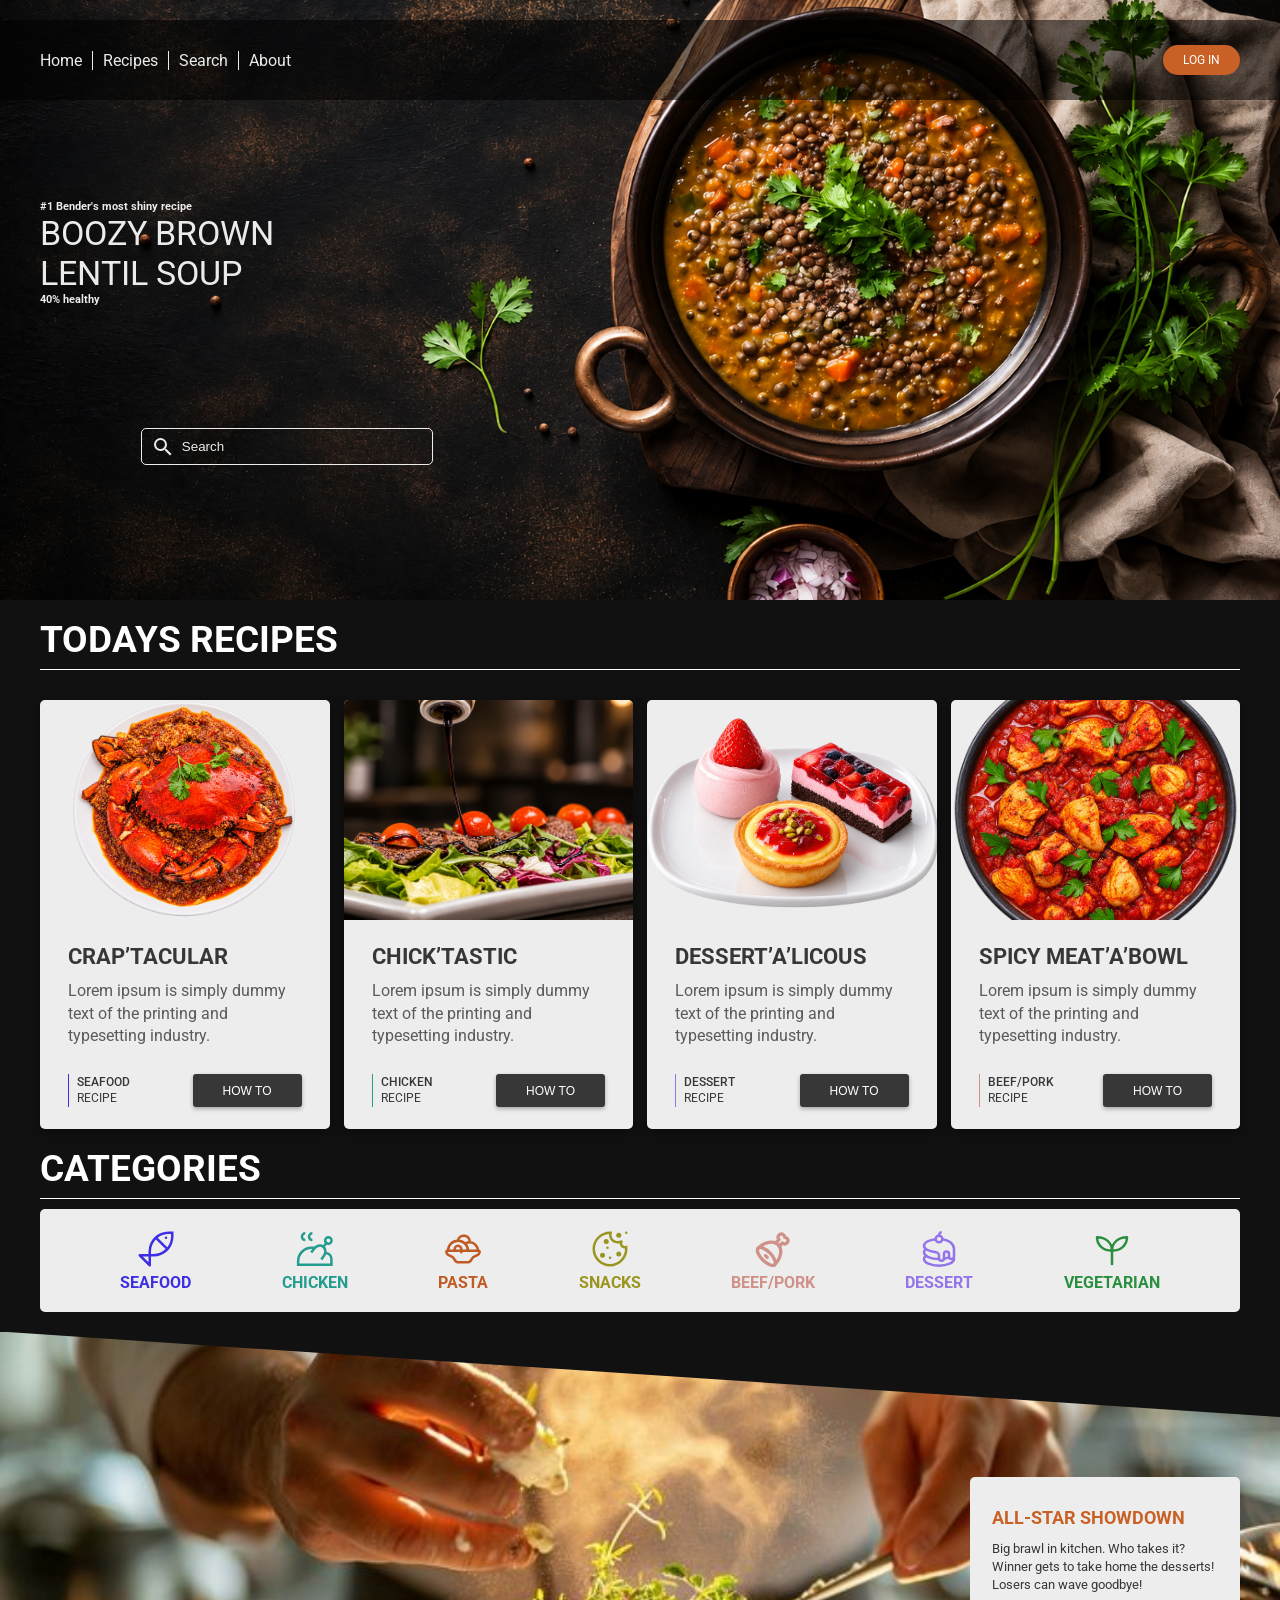
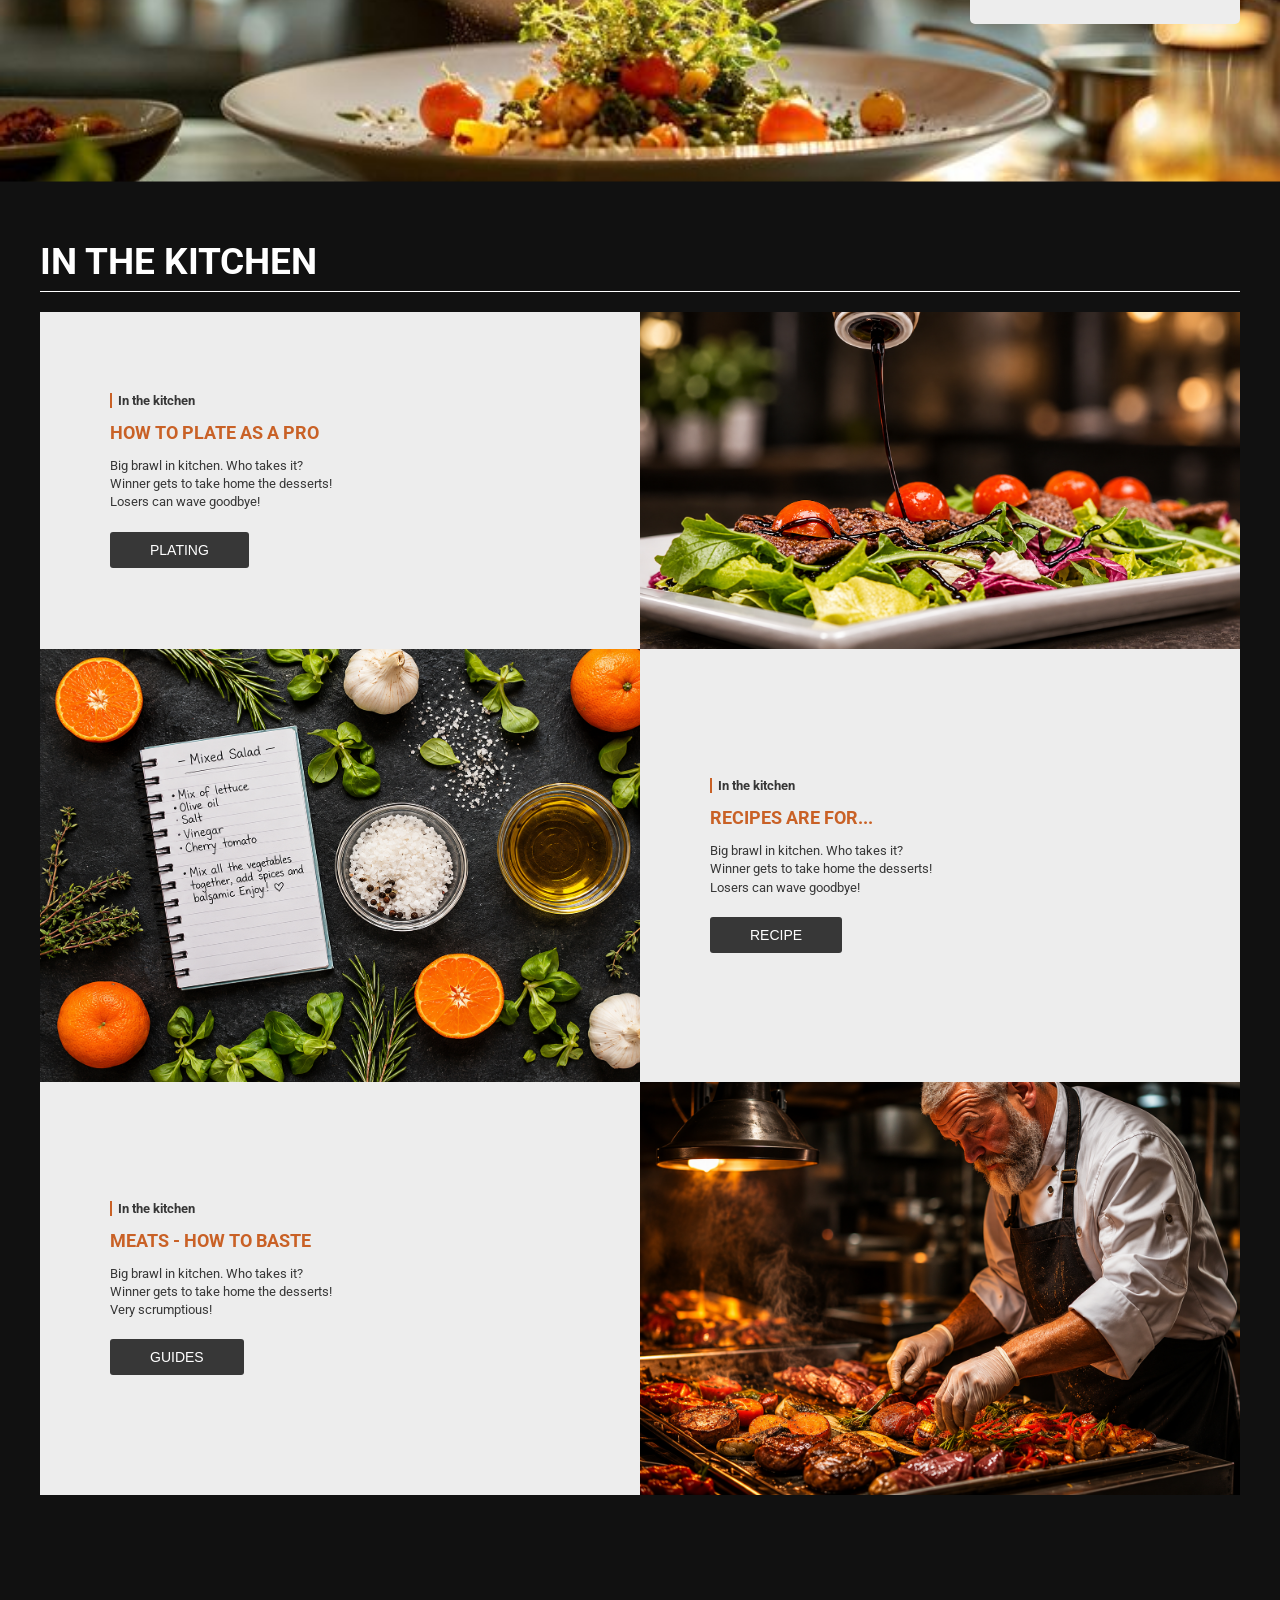
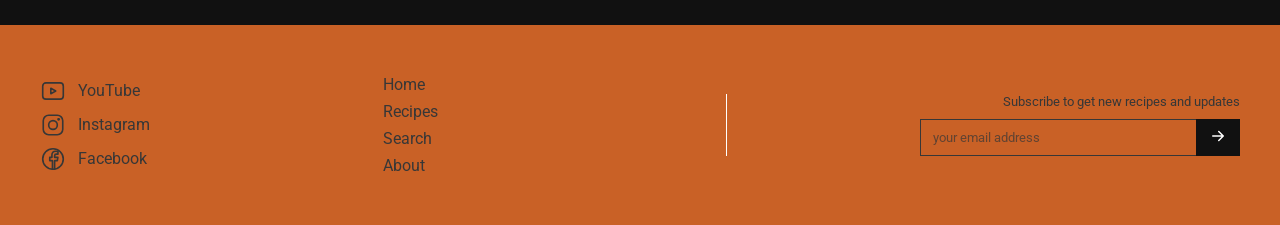
<file: index.html>
<!doctype html>
<html lang="en">

<head>
  <meta charset="UTF-8" />
  <meta name="viewport" content="width=device-width, initial-scale=1.0" />
  <title>Recipes</title>
  <link rel="stylesheet" href="css/style.css" />
</head>

<body>
  <div class="container">
    <!-- Navigation -->
    <nav class="navigation">
      <div class="menu-container">
        <ul>
          <li><a href="index.html">Home</a></li>
          <li><a href="recipe.html">Recipes</a></li>
          <li><a href="search.html">Search</a></li>
          <li><a href="signup.html">About</a></li>
        </ul>
        <a href="login.html" class="nav-btn">Log in</a>
      </div>

      <div class="hamburger-menu">
        <span>
          <svg xmlns="http://www.w3.org/2000/svg" width="1em" height="1em" viewBox="0 0 24 24">
            <path d="M0 0h24v24H0z" fill="none" />
            <path fill="none" stroke="currentColor" stroke-linecap="round" stroke-linejoin="round" stroke-width="2" d="M3 17h18M3 12h18M3 7h18" />
          </svg>
        </span>
      </div>
    </nav>

    <div class="mobile-menu">
      <ul>
        <li><a class="menu-item" href="index.html">Home</a></li>
        <li><a class="menu-item" href="recipe.html">Recipes</a></li>
        <li><a class="menu-item" href="search.html">Search</a></li>
        <li><a class="menu-item" href="signup.html">About</a></li>
        <li><a class="menu-item" href="login.html">Log in</a></li>
      </ul>
    </div>
    <div class="menu-overlay"></div>

    <!-- Hero -->
    <section class="hero">
      <div class="hero-container">
        <div class="hero-text">
          <h6>#1 Bender's most shiny recipe</h6>
          <h4>Boozy brown</h4>
          <h4>Lentil Soup</h4>
          <h6>40% healthy</h6>
        </div>
        <div class="hero-search">
          <div class="search-box">
            <span class="search-icon">
              <svg xmlns="http://www.w3.org/2000/svg" width="1em" height="1em" viewBox="0 0 24 24">
                <path d="M0 0h24v24H0z" fill="none" />
                <path fill="currentColor"
                  d="M9.5 3A6.5 6.5 0 0 1 16 9.5c0 1.61-.59 3.09-1.56 4.23l.27.27h.79l5 5l-1.5 1.5l-5-5v-.79l-.27-.27A6.52 6.52 0 0 1 9.5 16A6.5 6.5 0 0 1 3 9.5A6.5 6.5 0 0 1 9.5 3m0 2C7 5 5 7 5 9.5S7 14 9.5 14S14 12 14 9.5S12 5 9.5 5" />
              </svg>
            </span>
            <input type="text" class="search-input" placeholder="Search" />
          </div>
        </div>
      </div>
    </section>

    <!-- Today's recipes -->
    <section class="todays-recipes">
      <div class="todays_recipes_headline">Todays Recipes</div>
      <div class="todays_recipes_content">

        <div class="todays_recipes_content_block">
          <div class="todays_recipes_content_block_image">
            <img src="images/Craptacular.png" alt="Crap’tacular" />
          </div>
          <div class="todays_recipes_content_block_text">
            <div class="todays_recipes_content_block_text_top">
              <h5>Crap’tacular</h5>
              <p>Lorem ipsum is simply dummy text of the printing and typesetting industry.</p>
            </div>
            <div data-category="Seafood" class="todays_recipes_content_bottom_area">
              <div class="todays_recipes_content_bottom_area_left">
                <p data-category="Seafood">Seafood</p>
                <p>Recipe</p>
              </div>
              <div class="todays_recipes_content_bottom_area_right">
                <button><a href="recipe.html">How to</a></button>
              </div>
            </div>
          </div>
        </div>

        <div class="todays_recipes_content_block">
          <div class="todays_recipes_content_block_image">
            <img src="images/Chicktastic.png" alt="Chick’tastic" />
          </div>
          <div class="todays_recipes_content_block_text">
            <div class="todays_recipes_content_block_text_top">
              <h5>Chick’tastic</h5>
              <p>Lorem ipsum is simply dummy text of the printing and typesetting industry.</p>
            </div>
            <div data-category="Chicken" class="todays_recipes_content_bottom_area">
              <div class="todays_recipes_content_bottom_area_left">
                <p data-category="Chicken">Chicken</p>
                <p>Recipe</p>
              </div>
              <div class="todays_recipes_content_bottom_area_right">
                <button><a href="recipe.html">How to</a></button>
              </div>
            </div>
          </div>
        </div>

        <div class="todays_recipes_content_block">
          <div class="todays_recipes_content_block_image">
            <img src="images/Dessertalicous.png" alt="Dessert’a’licous" />
          </div>
          <div class="todays_recipes_content_block_text">
            <div class="todays_recipes_content_block_text_top">
              <h5>Dessert’a’licous</h5>
              <p>Lorem ipsum is simply dummy text of the printing and typesetting industry.</p>
            </div>
            <div data-category="Dessert" class="todays_recipes_content_bottom_area">
              <div class="todays_recipes_content_bottom_area_left">
                <p data-category="Dessert">Dessert</p>
                <p>Recipe</p>
              </div>
              <div class="todays_recipes_content_bottom_area_right">
                <button><a href="recipe.html">How to</a></button>
              </div>
            </div>
          </div>
        </div>

        <div class="todays_recipes_content_block">
          <div class="todays_recipes_content_block_image">
            <img src="images/spicymeatabowl.png" alt="Spicy Meat’a’bowl" />
          </div>
          <div class="todays_recipes_content_block_text">
            <div class="todays_recipes_content_block_text_top">
              <h5>Spicy Meat’a’bowl</h5>
              <p>Lorem ipsum is simply dummy text of the printing and typesetting industry.</p>
            </div>
            <div data-category="Beef/pork" class="todays_recipes_content_bottom_area">
              <div class="todays_recipes_content_bottom_area_left">
                <p data-category="Beef/pork">Beef/pork</p>
                <p>Recipe</p>
              </div>
              <div class="todays_recipes_content_bottom_area_right">
                <button><a href="recipe.html">How to</a></button>
              </div>
            </div>
          </div>
        </div>

      </div>
    </section>

    <!-- Categories section -->
    <section class="categories">
      <div class="todays_recipes_headline">Categories</div>
      <div class="categories_content">

        <div class="categories_content_block">
          <span data-category="Seafood" class="iconify">
            <svg xmlns="http://www.w3.org/2000/svg" width="1em" height="1em" viewBox="0 0 32 32">
              <path d="M0 0h32v32H0z" fill="none" />
              <circle cx="24" cy="7" r="1" fill="currentColor" />
              <path fill="currentColor"
                d="M26 2a16.02 16.02 0 0 0-16 16v2H3a1 1 0 0 0-.707 1.707l8 8A1 1 0 0 0 12 29v-7h2A16.02 16.02 0 0 0 30 6V2ZM10 26.586L5.414 22H10ZM12 20v-2a13.94 13.94 0 0 1 3.908-9.678l7.77 7.77A13.94 13.94 0 0 1 14 20ZM28 6a13.9 13.9 0 0 1-2.98 8.606L17.395 6.98A13.9 13.9 0 0 1 26 4h2Z" />
            </svg>
          </span>
          <p data-category="Seafood">Seafood</p>
        </div>

        <div class="categories_content_block">
          <span data-category="Chicken" class="iconify">
            <svg xmlns="http://www.w3.org/2000/svg" width="1em" height="1em" viewBox="0 0 24 24">
              <path d="M0 0h24v24H0z" fill="none" />
              <g fill="none" stroke="currentColor" stroke-width="1.5">
                <path stroke-linecap="square" d="M18.123 7.08a1.911 1.911 0 1 0 3.8-.408a1.911 1.911 0 1 0-3.8.408" />
                <path d="M18.154 14.337a3.707 3.707 0 0 1 3.707 3.707v3.347H1.873v-2.087a8 8 0 0 1 8-8h1.957" />
                <path stroke-linecap="square"
                  d="m10.198 13.496l1.235-1.615c1.392-1.902 3.833-2.482 5.454-1.296c1.62 1.185 1.806 3.688.415 5.59l-1.097 1.558m2.643-9.378l-1.756 2.298" />
                <path d="M6.161 6.608a2 2 0 1 1 0-4m4.264 4a2 2 0 0 1 0-4" />
              </g>
            </svg>
          </span>
          <p data-category="Chicken">Chicken</p>
        </div>

        <div class="categories_content_block">
          <span data-category="Pasta" class="iconify">
            <svg xmlns="http://www.w3.org/2000/svg" width="1em" height="1em" viewBox="0 0 24 24">
              <path d="M0 0h24v24H0z" fill="none" />
              <g fill="none" stroke="currentColor" stroke-linecap="round" stroke-linejoin="round" stroke-width="1.5">
                <path
                  d="M21.292 13H2.708c-1.52 0-.224 2.238.461 2.581l2.361 1.181c.236.119.354.178.452.264c.878.776 1.038 2.143 2.148 2.737c.442.237.965.237 2.012.237h3.716c1.047 0 1.57 0 2.012-.237c1.11-.594 1.27-1.961 2.148-2.737c.098-.086.216-.145.452-.264l2.36-1.181c.686-.343 1.981-2.581.462-2.581" />
                <path d="M15 13a6 6 0 0 0-12 0" />
                <path
                  d="M21 13c0-2.761-2.225-5-4.97-5c-.924 0-1.789.254-2.53.696M7 12.222C7 10.995 7.895 10 9 10s2 .995 2 2.222V14M9 6.556c.431-1.766 2.328-2.874 4.237-2.475c1.909.4 3.106 2.154 2.675 3.919" />
              </g>
            </svg>
          </span>
          <p data-category="Pasta">Pasta</p>
        </div>

        <div class="categories_content_block">
          <span data-category="Snacks" class="iconify">
            <svg xmlns="http://www.w3.org/2000/svg" width="1em" height="1em" viewBox="0 0 32 32">
              <path d="M0 0h32v32H0z" fill="none" />
              <circle cx="10" cy="21" r="2" fill="currentColor" />
              <circle cx="23" cy="20" r="2" fill="currentColor" />
              <circle cx="13" cy="10" r="2" fill="currentColor" />
              <circle cx="14" cy="15" r="1" fill="currentColor" />
              <circle cx="23" cy="5" r="2" fill="currentColor" />
              <circle cx="29" cy="3" r="1" fill="currentColor" />
              <circle cx="16" cy="23" r="1" fill="currentColor" />
              <path fill="currentColor"
                d="M16 30C8.3 30 2 23.7 2 16S8.3 2 16 2h.3l1.4.1l-.3 1.2c-.1.4-.2.9-.2 1.3c0 2.8 2.2 5 5 5c1 0 2-.3 2.9-.9l1.3 1.5c-.4.4-.6.9-.6 1.4c0 1.3 1.3 2.4 2.7 1.9l1.2-.5l.2 1.3c.1.6.1 1.2.1 1.7c0 7.7-6.3 14-14 14m-.7-26C9 4.4 4 9.6 4 16c0 6.6 5.4 12 12 12s12-5.4 12-12v-.4c-2.3.1-4.2-1.7-4.2-4v-.2c-.5.1-1 .2-1.6.2c-3.9 0-7-3.1-7-7c0-.2 0-.4.1-.6" />
            </svg>
          </span>
          <p data-category="Snacks">Snacks</p>
        </div>

        <div class="categories_content_block">
          <span data-category="Beef/pork" class="iconify">
            <svg xmlns="http://www.w3.org/2000/svg" width="1em" height="1em" viewBox="0 0 24 24">
              <path d="M0 0h24v24H0z" fill="none" />
              <g fill="none" stroke="currentColor" stroke-linecap="round" stroke-linejoin="round" stroke-width="2">
                <path
                  d="m13.62 8.382l1.966-1.967A2 2 0 1 1 19 5a2 2 0 1 1-1.413 3.414l-1.82 1.821m-9.863 8.361c2.733 2.734 5.9 4 7.07 2.829c1.172-1.172-.094-4.338-2.828-7.071c-2.733-2.734-5.9-4-7.07-2.829c-1.172 1.172.094 4.338 2.828 7.071M7.5 16l1 1" />
                <path d="M12.975 21.425c3.905-3.906 4.855-9.288 2.121-12.021c-2.733-2.734-8.115-1.784-12.02 2.121" />
              </g>
            </svg>
          </span>
          <p data-category="Beef/pork">Beef/pork</p>
        </div>

        <div class="categories_content_block">
          <span data-category="Dessert" class="iconify">
            <svg xmlns="http://www.w3.org/2000/svg" width="1em" height="1em" viewBox="0 0 24 24">
              <path d="M0 0h24v24H0z" fill="none" />
              <g fill="none" stroke="currentColor" stroke-linecap="round" stroke-linejoin="round" stroke-width="1.5">
                <circle cx="12" cy="6" r="2" />
                <path d="M12 18c-4.97 0-9-1.79-9-4c0-.729.438-1.412 1.204-2m13.75 5c-.856.335-1.856.6-2.954.772" />
                <path d="M20.93 17.5q.07.245.07.5c0 2.21-4.03 4-9 4s-9-1.79-9-4c0-.729.438-1.412 1.204-2" />
                <path
                  d="M14 6.099C18.008 6.503 21 9 21 12v4.5a1.5 1.5 0 0 1-3 0V15a1.5 1.5 0 0 0-3 0v2.5a1.5 1.5 0 0 1-3 0v-1c0-.505 0-.758-.033-.935c-.145-.796-.59-1.303-1.361-1.548c-.173-.054-.482-.094-1.1-.173C5.748 13.364 3 11.824 3 10c0-1.904 2.992-3.497 7-3.901M13 2c-.333.167-1 .8-1 2" />
              </g>
            </svg>
          </span>
          <p data-category="Dessert">Dessert</p>
        </div>

        <div class="categories_content_block">
          <span data-category="Vegetarian" class="iconify">
            <svg xmlns="http://www.w3.org/2000/svg" width="1em" height="1em" viewBox="0 0 24 24">
              <path d="M0 0h24v24H0z" fill="none" />
              <g fill="none" stroke="currentColor" stroke-linecap="round" stroke-linejoin="round" stroke-width="1.5">
                <path d="M12 21v-8" />
                <path d="M12 13c0 -5 -4 -8 -9 -8 0 5 4 8 9 8" />
                <path d="M12 13c0 -5 4 -8 9 -8 0 5 -4 8 -9 8" />
              </g>
            </svg>
          </span>
          <p data-category="Vegetarian">Vegetarian</p>
        </div>

      </div>
    </section>

    <!-- Image section -->
    <section class="image-section">
      <div class="image_section_controller">
        <div class="image_section_box">
          <h4>All-Star Showdown</h4>
          <p>Big brawl in kitchen. Who takes it?<br />
            Winner gets to take home the desserts!<br />
            Losers can wave goodbye!</p>
        </div>
      </div>
    </section>

    <!-- Content area (About) -->
    <section class="content-area" id="about">
      <div class="todays_recipes_headline">In the kitchen</div>

      <div class="kitchen_row">
        <div class="kitchen_text">
          <span class="kitchen_label">In the kitchen</span>
          <h3>How to plate as a pro</h3>
          <p>Big brawl in kitchen. Who takes it?<br />
            Winner gets to take home the desserts!<br />
            Losers can wave goodbye!</p>
          <button class="kitchen_button"><a href="recipe.html">Plating</a></button>
        </div>
        <div class="kitchen_image">
          <img src="images/Chicktastic.png" alt="Plating" />
        </div>
      </div>

      <div class="kitchen_row reverse">
        <div class="kitchen_text">
          <span class="kitchen_label">In the kitchen</span>
          <h3>Recipes are for...</h3>
          <p>Big brawl in kitchen. Who takes it?<br />
            Winner gets to take home the desserts!<br />
            Losers can wave goodbye!</p>
          <button class="kitchen_button"><a href="recipe.html">Recipe</a></button>
        </div>
        <div class="kitchen_image">
          <img src="images/menu.png" alt="Recipes" />
        </div>
      </div>

      <div class="kitchen_row">
        <div class="kitchen_text">
          <span class="kitchen_label">In the kitchen</span>
          <h3>Meats - how to baste</h3>
          <p>Big brawl in kitchen. Who takes it?<br />
            Winner gets to take home the desserts!<br />
            Very scrumptious!</p>
          <button class="kitchen_button"><a href="recipe.html">Guides</a></button>
        </div>
        <div class="kitchen_image">
          <img src="images/chef.png" alt="Meats" />
        </div>
      </div>
    </section>

    <!-- Footer -->
    <footer class="footer">
      <div class="footer_container">

        <ul class="footer_social">
          <li>
            <a href="https://www.youtube.com" target="_blank" rel="noopener">
              <svg xmlns="http://www.w3.org/2000/svg" width="26" height="26" viewBox="0 0 24 24" fill="none" stroke="currentColor" stroke-width="1.5" stroke-linecap="round" stroke-linejoin="round">
                <rect x="2.5" y="4.5" width="19" height="15" rx="3" />
                <path d="M10 9.5v5l4.5-2.5z" />
              </svg>
              <span>YouTube</span>
            </a>
          </li>
          <li>
            <a href="https://www.instagram.com" target="_blank" rel="noopener">
              <svg xmlns="http://www.w3.org/2000/svg" width="26" height="26" viewBox="0 0 24 24" fill="none" stroke="currentColor" stroke-width="1.5" stroke-linecap="round" stroke-linejoin="round">
                <rect x="3" y="3" width="18" height="18" rx="5" />
                <circle cx="12" cy="12" r="4" />
                <circle cx="17.2" cy="6.8" r="0.6" fill="currentColor" />
              </svg>
              <span>Instagram</span>
            </a>
          </li>
          <li>
            <a href="https://www.facebook.com" target="_blank" rel="noopener">
              <svg xmlns="http://www.w3.org/2000/svg" width="26" height="26" viewBox="0 0 24 24" fill="none" stroke="currentColor" stroke-width="1.5" stroke-linecap="round" stroke-linejoin="round">
                <circle cx="12" cy="12" r="9.5" />
                <path d="M13.5 21.5v-8h2.5l.5-3h-3V9c0-.9.4-1.5 1.5-1.5h1.6V5c-.4-.1-1.300-.2-2.200-.2c-2.200 0-3.400 1.300-3.400 3.600v2.100H9v3h2.500v8" />
              </svg>
              <span>Facebook</span>
            </a>
          </li>
        </ul>

        <ul class="footer_nav">
          <li><a href="index.html">Home</a></li>
          <li><a href="recipe.html">Recipes</a></li>
          <li><a href="search.html">Search</a></li>
          <li><a href="signup.html">About</a></li>
        </ul>

        <div class="footer_info">
          <p class="subscribe-text">Subscribe to get new recipes and updates</p>
          <form class="subscribe-form" id="subscribeForm">
            <input type="email" placeholder="your email address" required />
            <button type="submit" aria-label="Subscribe">
              <svg width="18" height="18" viewBox="0 0 24 24" fill="none" stroke="currentColor" stroke-width="2" stroke-linecap="round" stroke-linejoin="round">
                <path d="M5 12h14M13 6l6 6-6 6" />
              </svg>
            </button>
          </form>
        </div>

      </div>
    </footer>
  </div>
  <script src="js/app.js"></script>
</body>

</html>
</file>
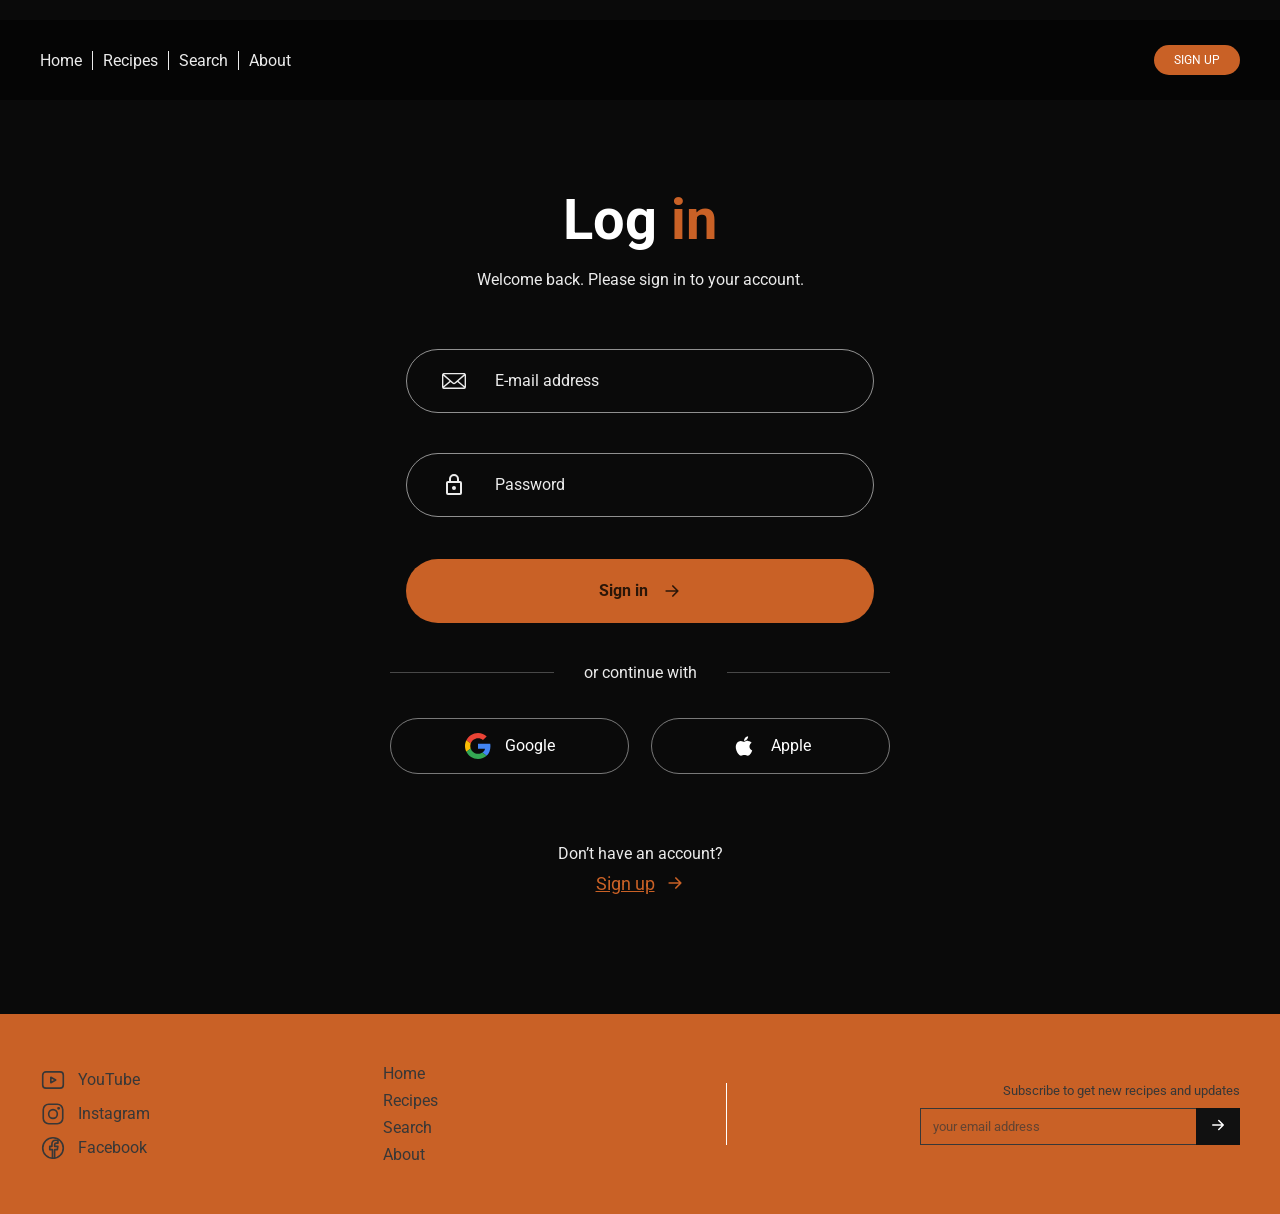
<file: login.html>
<!doctype html>
<html lang="en">

<head>
  <meta charset="UTF-8" />
  <meta name="viewport" content="width=device-width, initial-scale=1.0" />
  <title>Log in</title>
  <link rel="stylesheet" href="css/style.css" />
  <link rel="stylesheet" href="css/login.css" />
</head>

<body class="login-page">
  <div class="container">

    <!-- Navigation -->
    <nav class="navigation">
      <div class="menu-container">
        <ul>
          <li><a href="index.html">Home</a></li>
          <li><a href="recipe.html">Recipes</a></li>
          <li><a href="search.html">Search</a></li>
          <li><a href="signup.html">About</a></li>
        </ul>
        <a href="signup.html" class="nav-btn">Sign up</a>
      </div>

      <div class="hamburger-menu">
        <span>
          <svg xmlns="http://www.w3.org/2000/svg" width="1em" height="1em" viewBox="0 0 24 24">
            <path d="M0 0h24v24H0z" fill="none" />
            <path fill="none" stroke="currentColor" stroke-linecap="round" stroke-linejoin="round" stroke-width="2" d="M3 17h18M3 12h18M3 7h18" />
          </svg>
        </span>
      </div>
    </nav>

    <div class="mobile-menu">
      <ul>
        <li><a class="menu-item" href="index.html">Home</a></li>
        <li><a class="menu-item" href="recipe.html">Recipes</a></li>
        <li><a class="menu-item" href="search.html">Search</a></li>
        <li><a class="menu-item" href="signup.html">About</a></li>
        <li><a class="menu-item" href="signup.html">Sign up</a></li>
      </ul>
    </div>
    <div class="menu-overlay"></div>

    <!-- Login -->
    <main class="login-main">
      <div class="login-card">
        <h1 class="login-title">Log <span>in</span></h1>
        <p class="login-subtitle">Welcome back. Please sign in to your account.</p>

        <form class="login-form" id="loginForm">

          <label class="login-field">
            <span class="login-field-icon">
              <svg xmlns="http://www.w3.org/2000/svg" width="1em" height="1em" viewBox="0 0 24 24">
                <path d="M0 0h24v24H0z" fill="none" />
                <path fill="currentColor" d="m16.484 11.976l6.151-5.344v10.627zm-7.926.905l2.16 1.875c.339.288.781.462 1.264.462h.017h-.001h.014c.484 0 .926-.175 1.269-.465l-.003.002l2.16-1.875l6.566 5.639H1.995zM1.986 5.365h20.03l-9.621 8.356a.6.6 0 0 1-.38.132h-.014h.001h-.014a.6.6 0 0 1-.381-.133l.001.001zm-.621 1.266l6.15 5.344l-6.15 5.28zm21.6-2.441c-.24-.12-.522-.19-.821-.19H1.859a1.9 1.9 0 0 0-.835.197l.011-.005A1.86 1.86 0 0 0 0 5.855v12.172a1.86 1.86 0 0 0 1.858 1.858h20.283a1.86 1.86 0 0 0 1.858-1.858V5.855c0-.727-.419-1.357-1.029-1.66l-.011-.005z" />
              </svg>
            </span>
            <input type="email" name="email" placeholder="E-mail address" autocomplete="email" required />
          </label>

          <label class="login-field">
            <span class="login-field-icon">
              <svg xmlns="http://www.w3.org/2000/svg" width="1em" height="1em" viewBox="0 0 24 24">
                <path d="M0 0h24v24H0z" fill="none" />
                <path fill="currentColor" d="M12 17a2 2 0 0 1-2-2c0-1.11.89-2 2-2a2 2 0 0 1 2 2a2 2 0 0 1-2 2m6 3V10H6v10zm0-12a2 2 0 0 1 2 2v10a2 2 0 0 1-2 2H6a2 2 0 0 1-2-2V10c0-1.11.89-2 2-2h1V6a5 5 0 0 1 5-5a5 5 0 0 1 5 5v2zm-6-5a3 3 0 0 0-3 3v2h6V6a3 3 0 0 0-3-3" />
              </svg>
            </span>
            <input type="password" name="password" placeholder="Password" autocomplete="current-password" required />
          </label>

          <button type="submit" class="login-submit">
            Sign in
            <svg width="20" height="20" viewBox="0 0 24 24" fill="none" stroke="currentColor" stroke-width="2" stroke-linecap="round" stroke-linejoin="round">
              <path d="M5 12h14M13 6l6 6-6 6" />
            </svg>
          </button>
        </form>

        <div class="login-divider"><span>or continue with</span></div>

        <div class="login-social">
          <button type="button" class="login-social-btn">
            <svg width="26" height="26" viewBox="0 0 48 48">
              <path fill="#EA4335" d="M24 9.5c3.54 0 6.71 1.22 9.21 3.6l6.85-6.85C35.9 2.38 30.47 0 24 0 14.62 0 6.51 5.38 2.56 13.22l7.98 6.19C12.43 13.72 17.74 9.5 24 9.5z" />
              <path fill="#4285F4" d="M46.98 24.55c0-1.57-.15-3.09-.38-4.55H24v9.02h12.94c-.58 2.96-2.26 5.48-4.78 7.18l7.73 6c4.51-4.18 7.09-10.36 7.09-17.65z" />
              <path fill="#FBBC05" d="M10.53 28.59c-.48-1.45-.76-2.99-.76-4.59s.27-3.14.76-4.59l-7.98-6.19C.92 16.46 0 20.12 0 24c0 3.88.92 7.54 2.56 10.78l7.97-6.19z" />
              <path fill="#34A853" d="M24 48c6.48 0 11.93-2.13 15.89-5.81l-7.73-6c-2.15 1.45-4.92 2.3-8.16 2.3-6.26 0-11.57-4.22-13.47-9.91l-7.98 6.19C6.51 42.62 14.62 48 24 48z" />
            </svg>
            Google
          </button>
          <button type="button" class="login-social-btn">
            <svg width="26" height="26" viewBox="0 0 24 24" fill="currentColor">
              <path d="M17.05 20.28c-.98.95-2.05.8-3.08.35-1.09-.46-2.09-.48-3.24 0-1.44.62-2.2.44-3.06-.35C2.79 15.25 3.51 7.59 9.05 7.31c1.35.07 2.29.74 3.08.8 1.18-.24 2.31-.93 3.57-.84 1.51.12 2.65.72 3.4 1.8-3.12 1.87-2.38 5.98.48 7.13-.57 1.5-1.31 2.99-2.54 4.09zM12.03 7.25c-.15-2.23 1.66-4.07 3.74-4.25.29 2.58-2.34 4.5-3.74 4.25z" />
            </svg>
            Apple
          </button>
        </div>

        <p class="login-bottom-text">Don’t have an account?</p>
        <a href="signup.html" class="login-signup-link">
          Sign up
          <svg width="20" height="20" viewBox="0 0 24 24" fill="none" stroke="currentColor" stroke-width="2" stroke-linecap="round" stroke-linejoin="round">
            <path d="M5 12h14M13 6l6 6-6 6" />
          </svg>
        </a>
      </div>
    </main>

    <!-- Footer -->
    <footer class="footer">
      <div class="footer_container">

        <ul class="footer_social">
          <li>
            <a href="https://www.youtube.com" target="_blank" rel="noopener">
              <svg xmlns="http://www.w3.org/2000/svg" width="26" height="26" viewBox="0 0 24 24" fill="none" stroke="currentColor" stroke-width="1.5" stroke-linecap="round" stroke-linejoin="round">
                <rect x="2.5" y="4.5" width="19" height="15" rx="3" />
                <path d="M10 9.5v5l4.5-2.5z" />
              </svg>
              <span>YouTube</span>
            </a>
          </li>
          <li>
            <a href="https://www.instagram.com" target="_blank" rel="noopener">
              <svg xmlns="http://www.w3.org/2000/svg" width="26" height="26" viewBox="0 0 24 24" fill="none" stroke="currentColor" stroke-width="1.5" stroke-linecap="round" stroke-linejoin="round">
                <rect x="3" y="3" width="18" height="18" rx="5" />
                <circle cx="12" cy="12" r="4" />
                <circle cx="17.2" cy="6.8" r="0.6" fill="currentColor" />
              </svg>
              <span>Instagram</span>
            </a>
          </li>
          <li>
            <a href="https://www.facebook.com" target="_blank" rel="noopener">
              <svg xmlns="http://www.w3.org/2000/svg" width="26" height="26" viewBox="0 0 24 24" fill="none" stroke="currentColor" stroke-width="1.5" stroke-linecap="round" stroke-linejoin="round">
                <circle cx="12" cy="12" r="9.5" />
                <path d="M13.5 21.5v-8h2.5l.5-3h-3V9c0-.9.4-1.5 1.5-1.5h1.6V5c-.4-.1-1.300-.2-2.200-.2c-2.200 0-3.400 1.300-3.400 3.600v2.100H9v3h2.500v8" />
              </svg>
              <span>Facebook</span>
            </a>
          </li>
        </ul>

        <ul class="footer_nav">
          <li><a href="index.html">Home</a></li>
          <li><a href="recipe.html">Recipes</a></li>
          <li><a href="search.html">Search</a></li>
          <li><a href="signup.html">About</a></li>
        </ul>

        <div class="footer_info">
          <p class="subscribe-text">Subscribe to get new recipes and updates</p>
          <form class="subscribe-form" id="subscribeForm">
            <input type="email" placeholder="your email address" required />
            <button type="submit" aria-label="Subscribe">
              <svg width="18" height="18" viewBox="0 0 24 24" fill="none" stroke="currentColor" stroke-width="2" stroke-linecap="round" stroke-linejoin="round">
                <path d="M5 12h14M13 6l6 6-6 6" />
              </svg>
            </button>
          </form>
        </div>

      </div>
    </footer>

  </div>

  <script src="js/app.js"></script>
</body>

</html>
</file>
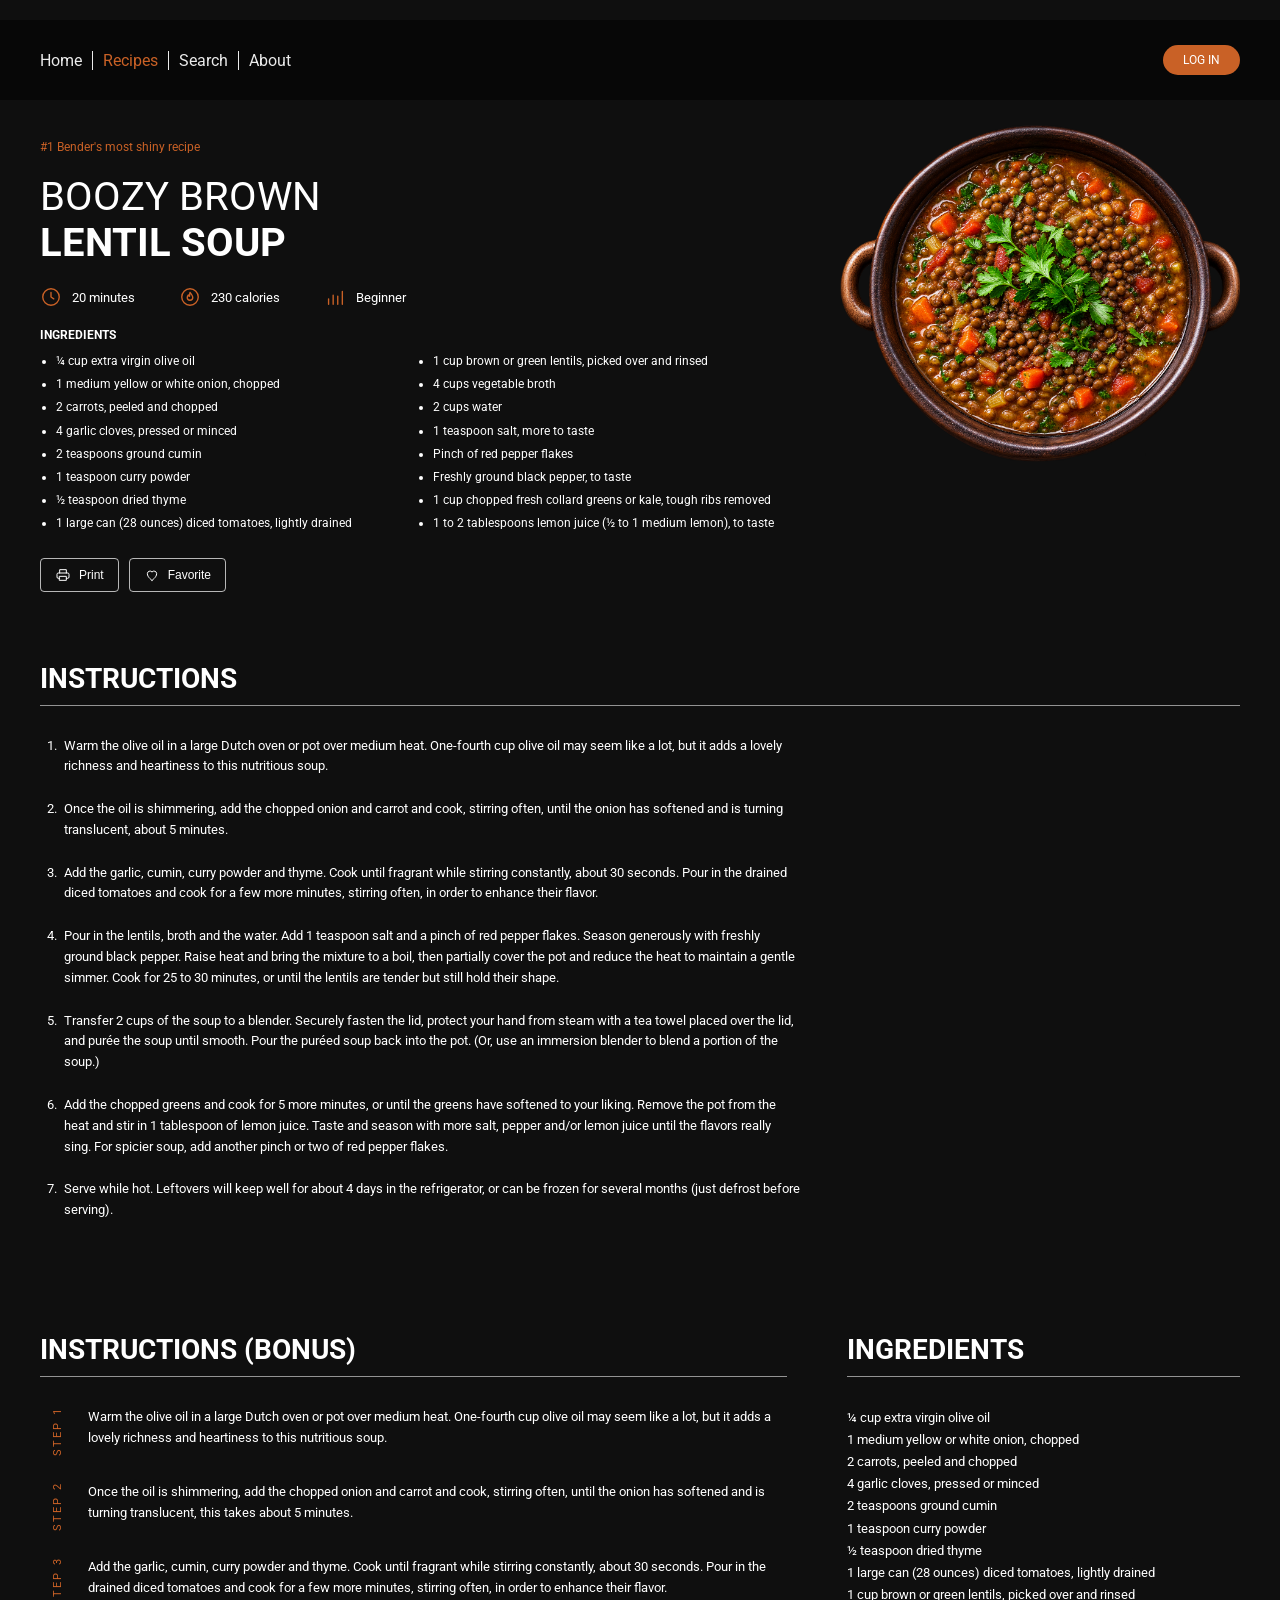
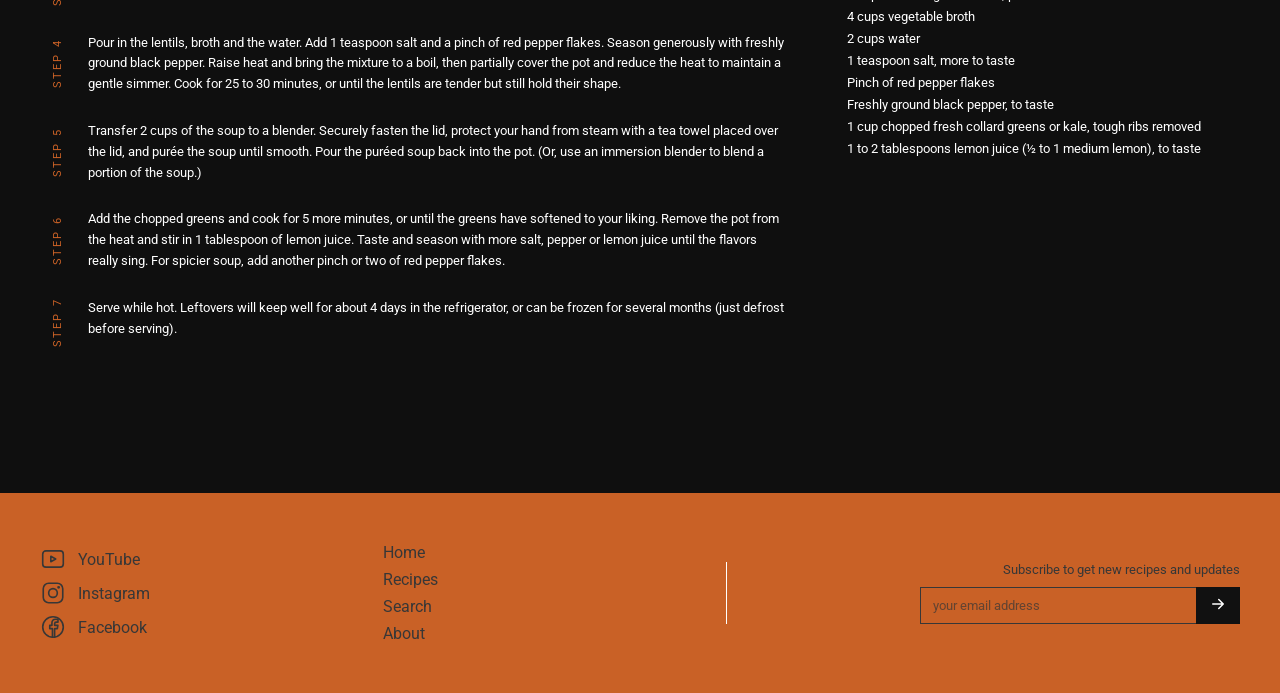
<file: recipe.html>
<!doctype html>
<html lang="en">

<head>
  <meta charset="UTF-8" />
  <meta name="viewport" content="width=device-width, initial-scale=1.0" />
  <title>Boozy Brown Lentil Soup</title>
  <link rel="stylesheet" href="css/style.css" />
  <link rel="stylesheet" href="css/recipe.css" />
</head>

<body class="recipe-page">
  <div class="container">

    <!-- Navigation -->
    <nav class="navigation">
      <div class="menu-container">
        <ul>
          <li><a href="index.html">Home</a></li>
          <li><a href="recipe.html" class="active">Recipes</a></li>
          <li><a href="search.html">Search</a></li>
          <li><a href="signup.html">About</a></li>
        </ul>
        <a href="login.html" class="nav-btn">Log in</a>
      </div>

      <div class="hamburger-menu">
        <span>
          <svg xmlns="http://www.w3.org/2000/svg" width="1em" height="1em" viewBox="0 0 24 24">
            <path d="M0 0h24v24H0z" fill="none" />
            <path fill="none" stroke="currentColor" stroke-linecap="round" stroke-linejoin="round" stroke-width="2" d="M3 17h18M3 12h18M3 7h18" />
          </svg>
        </span>
      </div>
    </nav>

    <div class="mobile-menu">
      <ul>
        <li><a class="menu-item" href="index.html">Home</a></li>
        <li><a class="menu-item" href="recipe.html">Recipes</a></li>
        <li><a class="menu-item" href="search.html">Search</a></li>
        <li><a class="menu-item" href="signup.html">About</a></li>
        <li><a class="menu-item" href="login.html">Log in</a></li>
      </ul>
    </div>
    <div class="menu-overlay"></div>

    <section class="recipe-top">

      <div class="recipe-top-text">
        <span class="recipe-label">#1 Bender's most shiny recipe</span>
        <h1>Boozy Brown<strong>Lentil Soup</strong></h1>

        <ul class="recipe-meta">
          <li>
            <svg width="22" height="22" viewBox="0 0 24 24" fill="none" stroke="currentColor" stroke-width="1.5" stroke-linecap="round" stroke-linejoin="round">
              <circle cx="12" cy="12" r="9" />
              <path d="M12 7v5l3 2" />
            </svg>
            <span>20 minutes</span>
          </li>
          <li>
            <svg width="22" height="22" viewBox="0 0 24 24" fill="none" stroke="currentColor" stroke-width="1.5" stroke-linecap="round" stroke-linejoin="round">
              <circle cx="12" cy="12" r="9" />
              <path d="M12 7c2 2.500 3 4 3 5.500a3 3 0 0 1-6 0c0-1 .5-1.800 1.200-2.600.3 1 .9 1.400 1.300 1.400 0-1.500 0-2.800.5-4.300z" />
            </svg>
            <span>230 calories</span>
          </li>
          <li>
            <svg width="22" height="22" viewBox="0 0 24 24" fill="none" stroke="currentColor" stroke-width="1.5" stroke-linecap="round" stroke-linejoin="round">
              <path d="M5 20v-6M10 20V10M15 20v-9M20 20V6" />
            </svg>
            <span>Beginner</span>
          </li>
        </ul>

        <div class="recipe-top-ingredients">
          <h2>Ingredients</h2>
          <ul class="ingredients-short">
            <li>¼ cup extra virgin olive oil</li>
            <li>1 medium yellow or white onion, chopped</li>
            <li>2 carrots, peeled and chopped</li>
            <li>4 garlic cloves, pressed or minced</li>
            <li>2 teaspoons ground cumin</li>
            <li>1 teaspoon curry powder</li>
            <li>½ teaspoon dried thyme</li>
            <li>1 large can (28 ounces) diced tomatoes, lightly drained</li>
            <li>1 cup brown or green lentils, picked over and rinsed</li>
            <li>4 cups vegetable broth</li>
            <li>2 cups water</li>
            <li>1 teaspoon salt, more to taste</li>
            <li>Pinch of red pepper flakes</li>
            <li>Freshly ground black pepper, to taste</li>
            <li>1 cup chopped fresh collard greens or kale, tough ribs removed</li>
            <li>1 to 2 tablespoons lemon juice (½ to 1 medium lemon), to taste</li>
          </ul>
        </div>

        <div class="recipe-actions">
          <button class="recipe-btn" type="button" onclick="window.print()">
            <svg width="16" height="16" viewBox="0 0 24 24" fill="none" stroke="currentColor" stroke-width="1.5" stroke-linecap="round" stroke-linejoin="round">
              <path d="M7 9V4h10v5M7 17H5a2 2 0 0 1-2-2v-4a2 2 0 0 1 2-2h14a2 2 0 0 1 2 2v4a2 2 0 0 1-2 2h-2" />
              <rect x="7" y="14" width="10" height="6" />
            </svg>
            Print
          </button>
          <button class="recipe-btn" type="button">
            <svg width="16" height="16" viewBox="0 0 24 24" fill="none" stroke="currentColor" stroke-width="1.5" stroke-linecap="round" stroke-linejoin="round">
              <path d="M12 20s-7-4.500-7-10a4 4 0 0 1 7-2.500A4 4 0 0 1 19 10c0 5.500-7 10-7 10z" />
            </svg>
            Favorite
          </button>
        </div>
      </div>

      <div class="recipe-top-image">
        <img src="images/Lentilssoup.png" alt="Boozy brown lentil soup" />
      </div>

    </section>

    <!-- Instructions -->
    <section class="recipe-steps-section">
      <h2 class="recipe-heading">Instructions</h2>

      <ol class="steps-list">
        <li>Warm the olive oil in a large Dutch oven or pot over medium heat. One-fourth cup olive oil may seem like a lot, but it adds a lovely richness and heartiness to this nutritious soup.</li>
        <li>Once the oil is shimmering, add the chopped onion and carrot and cook, stirring often, until the onion has softened and is turning translucent, about 5 minutes.</li>
        <li>Add the garlic, cumin, curry powder and thyme. Cook until fragrant while stirring constantly, about 30 seconds. Pour in the drained diced tomatoes and cook for a few more minutes, stirring often, in order to enhance their flavor.</li>
        <li>Pour in the lentils, broth and the water. Add 1 teaspoon salt and a pinch of red pepper flakes. Season generously with freshly ground black pepper. Raise heat and bring the mixture to a boil, then partially cover the pot and reduce the heat to maintain a gentle simmer. Cook for 25 to 30 minutes, or until the lentils are tender but still hold their shape.</li>
        <li>Transfer 2 cups of the soup to a blender. Securely fasten the lid, protect your hand from steam with a tea towel placed over the lid, and purée the soup until smooth. Pour the puréed soup back into the pot. (Or, use an immersion blender to blend a portion of the soup.)</li>
        <li>Add the chopped greens and cook for 5 more minutes, or until the greens have softened to your liking. Remove the pot from the heat and stir in 1 tablespoon of lemon juice. Taste and season with more salt, pepper and/or lemon juice until the flavors really sing. For spicier soup, add another pinch or two of red pepper flakes.</li>
        <li>Serve while hot. Leftovers will keep well for about 4 days in the refrigerator, or can be frozen for several months (just defrost before serving).</li>
      </ol>
    </section>

    <!-- Instructions + Ingredients -->
    <section class="recipe-bonus">

      <div class="recipe-bonus-left">
        <h2 class="recipe-heading">Instructions (bonus)</h2>

        <div class="bonus-step">
          <span class="bonus-step-label">Step 1</span>
          <p>Warm the olive oil in a large Dutch oven or pot over medium heat. One-fourth cup olive oil may seem like a lot, but it adds a lovely richness and heartiness to this nutritious soup.</p>
        </div>
        <div class="bonus-step">
          <span class="bonus-step-label">Step 2</span>
          <p>Once the oil is shimmering, add the chopped onion and carrot and cook, stirring often, until the onion has softened and is turning translucent, this takes about 5 minutes.</p>
        </div>
        <div class="bonus-step">
          <span class="bonus-step-label">Step 3</span>
          <p>Add the garlic, cumin, curry powder and thyme. Cook until fragrant while stirring constantly, about 30 seconds. Pour in the drained diced tomatoes and cook for a few more minutes, stirring often, in order to enhance their flavor.</p>
        </div>
        <div class="bonus-step">
          <span class="bonus-step-label">Step 4</span>
          <p>Pour in the lentils, broth and the water. Add 1 teaspoon salt and a pinch of red pepper flakes. Season generously with freshly ground black pepper. Raise heat and bring the mixture to a boil, then partially cover the pot and reduce the heat to maintain a gentle simmer. Cook for 25 to 30 minutes, or until the lentils are tender but still hold their shape.</p>
        </div>
        <div class="bonus-step">
          <span class="bonus-step-label">Step 5</span>
          <p>Transfer 2 cups of the soup to a blender. Securely fasten the lid, protect your hand from steam with a tea towel placed over the lid, and purée the soup until smooth. Pour the puréed soup back into the pot. (Or, use an immersion blender to blend a portion of the soup.)</p>
        </div>
        <div class="bonus-step">
          <span class="bonus-step-label">Step 6</span>
          <p>Add the chopped greens and cook for 5 more minutes, or until the greens have softened to your liking. Remove the pot from the heat and stir in 1 tablespoon of lemon juice. Taste and season with more salt, pepper or lemon juice until the flavors really sing. For spicier soup, add another pinch or two of red pepper flakes.</p>
        </div>
        <div class="bonus-step">
          <span class="bonus-step-label">Step 7</span>
          <p>Serve while hot. Leftovers will keep well for about 4 days in the refrigerator, or can be frozen for several months (just defrost before serving).</p>
        </div>
      </div>

      <div class="recipe-bonus-right">
        <h2 class="recipe-heading">Ingredients</h2>
        <ul class="bonus-ingredients">
          <li>¼ cup extra virgin olive oil</li>
          <li>1 medium yellow or white onion, chopped</li>
          <li>2 carrots, peeled and chopped</li>
          <li>4 garlic cloves, pressed or minced</li>
          <li>2 teaspoons ground cumin</li>
          <li>1 teaspoon curry powder</li>
          <li>½ teaspoon dried thyme</li>
          <li>1 large can (28 ounces) diced tomatoes, lightly drained</li>
          <li>1 cup brown or green lentils, picked over and rinsed</li>
          <li>4 cups vegetable broth</li>
          <li>2 cups water</li>
          <li>1 teaspoon salt, more to taste</li>
          <li>Pinch of red pepper flakes</li>
          <li>Freshly ground black pepper, to taste</li>
          <li>1 cup chopped fresh collard greens or kale, tough ribs removed</li>
          <li>1 to 2 tablespoons lemon juice (½ to 1 medium lemon), to taste</li>
        </ul>
      </div>

    </section>

    <!-- Footer -->
    <footer class="footer">
      <div class="footer_container">

        <ul class="footer_social">
          <li>
            <a href="https://www.youtube.com" target="_blank" rel="noopener">
              <svg xmlns="http://www.w3.org/2000/svg" width="26" height="26" viewBox="0 0 24 24" fill="none" stroke="currentColor" stroke-width="1.5" stroke-linecap="round" stroke-linejoin="round">
                <rect x="2.5" y="4.5" width="19" height="15" rx="3" />
                <path d="M10 9.5v5l4.5-2.5z" />
              </svg>
              <span>YouTube</span>
            </a>
          </li>
          <li>
            <a href="https://www.instagram.com" target="_blank" rel="noopener">
              <svg xmlns="http://www.w3.org/2000/svg" width="26" height="26" viewBox="0 0 24 24" fill="none" stroke="currentColor" stroke-width="1.5" stroke-linecap="round" stroke-linejoin="round">
                <rect x="3" y="3" width="18" height="18" rx="5" />
                <circle cx="12" cy="12" r="4" />
                <circle cx="17.2" cy="6.8" r="0.6" fill="currentColor" />
              </svg>
              <span>Instagram</span>
            </a>
          </li>
          <li>
            <a href="https://www.facebook.com" target="_blank" rel="noopener">
              <svg xmlns="http://www.w3.org/2000/svg" width="26" height="26" viewBox="0 0 24 24" fill="none" stroke="currentColor" stroke-width="1.5" stroke-linecap="round" stroke-linejoin="round">
                <circle cx="12" cy="12" r="9.5" />
                <path d="M13.5 21.5v-8h2.5l.5-3h-3V9c0-.9.4-1.5 1.5-1.5h1.6V5c-.4-.1-1.300-.2-2.200-.2c-2.200 0-3.400 1.300-3.400 3.600v2.100H9v3h2.500v8" />
              </svg>
              <span>Facebook</span>
            </a>
          </li>
        </ul>

        <ul class="footer_nav">
          <li><a href="index.html">Home</a></li>
          <li><a href="recipe.html">Recipes</a></li>
          <li><a href="search.html">Search</a></li>
          <li><a href="signup.html">About</a></li>
        </ul>

        <div class="footer_info">
          <p class="subscribe-text">Subscribe to get new recipes and updates</p>
          <form class="subscribe-form" id="subscribeForm">
            <input type="email" placeholder="your email address" required />
            <button type="submit" aria-label="Subscribe">
              <svg width="18" height="18" viewBox="0 0 24 24" fill="none" stroke="currentColor" stroke-width="2" stroke-linecap="round" stroke-linejoin="round">
                <path d="M5 12h14M13 6l6 6-6 6" />
              </svg>
            </button>
          </form>
        </div>

      </div>
    </footer>

  </div>
  <script src="js/app.js"></script>
</body>

</html>
</file>
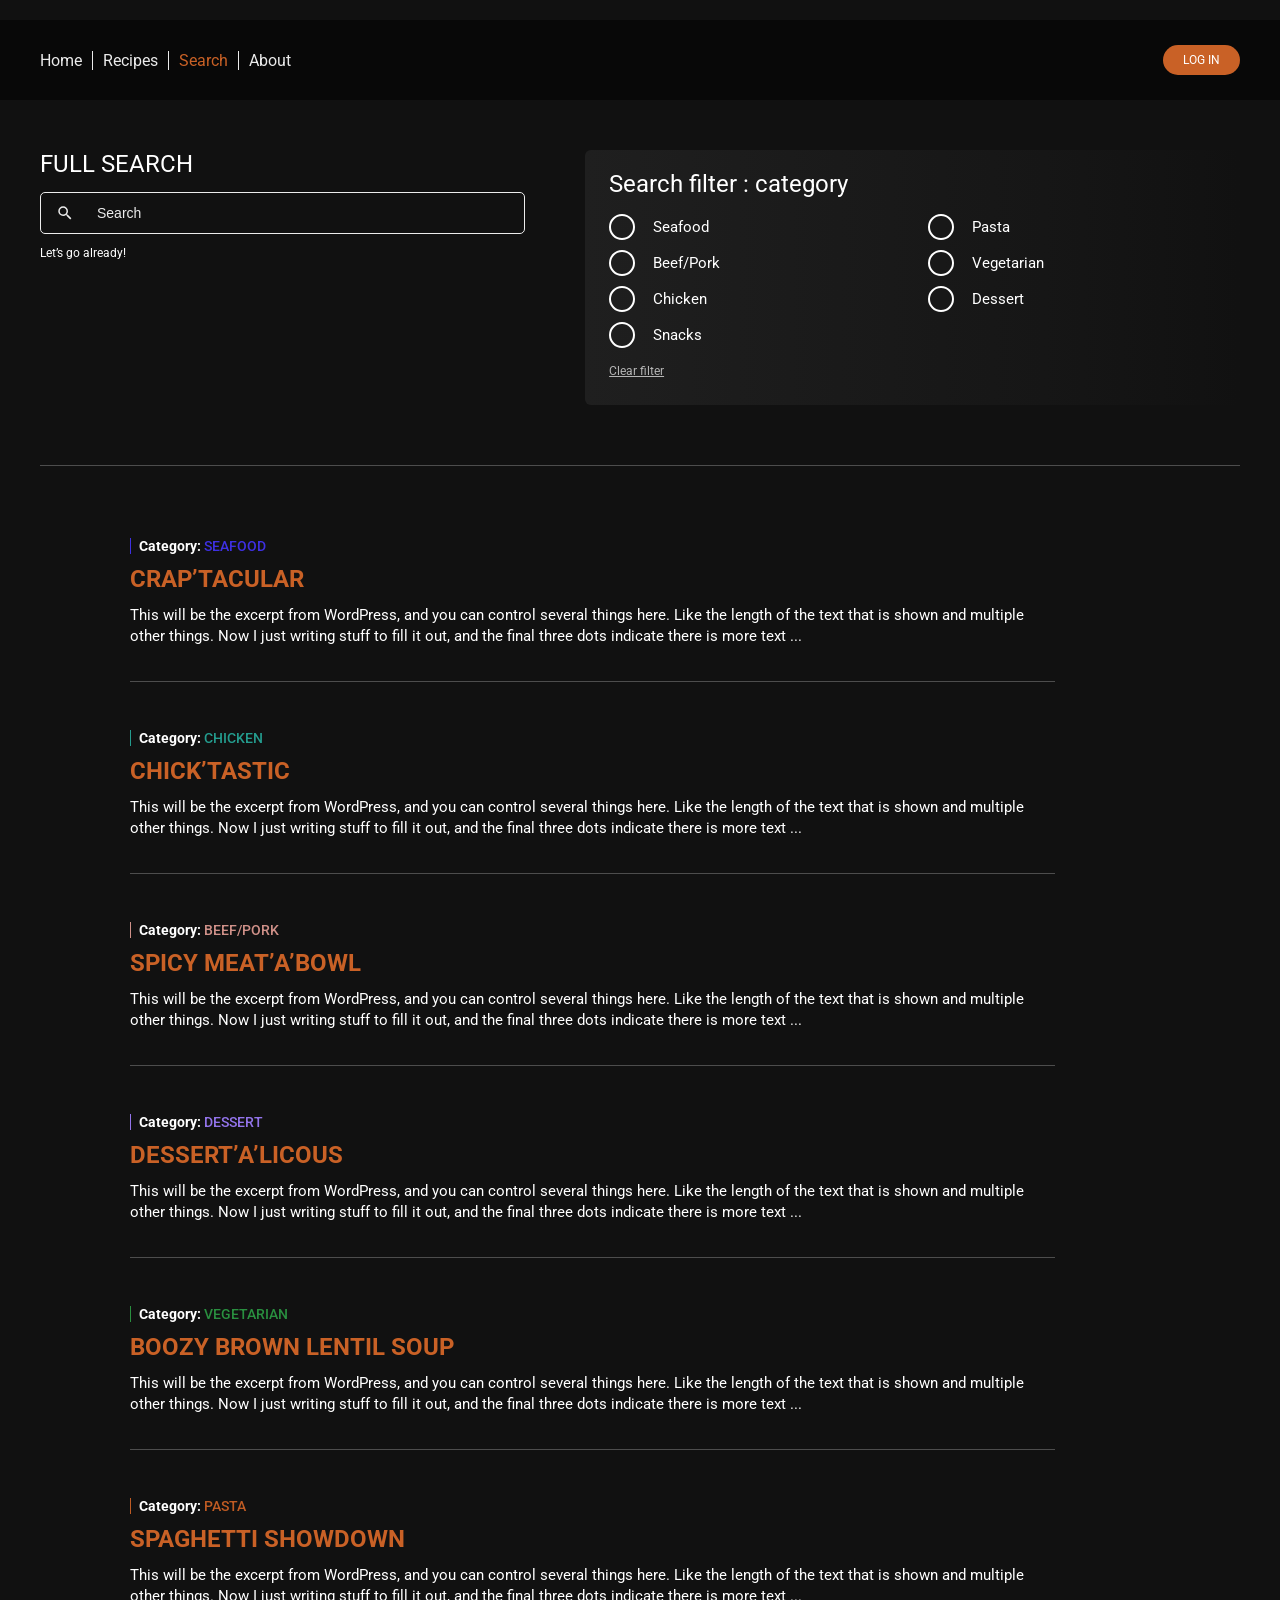
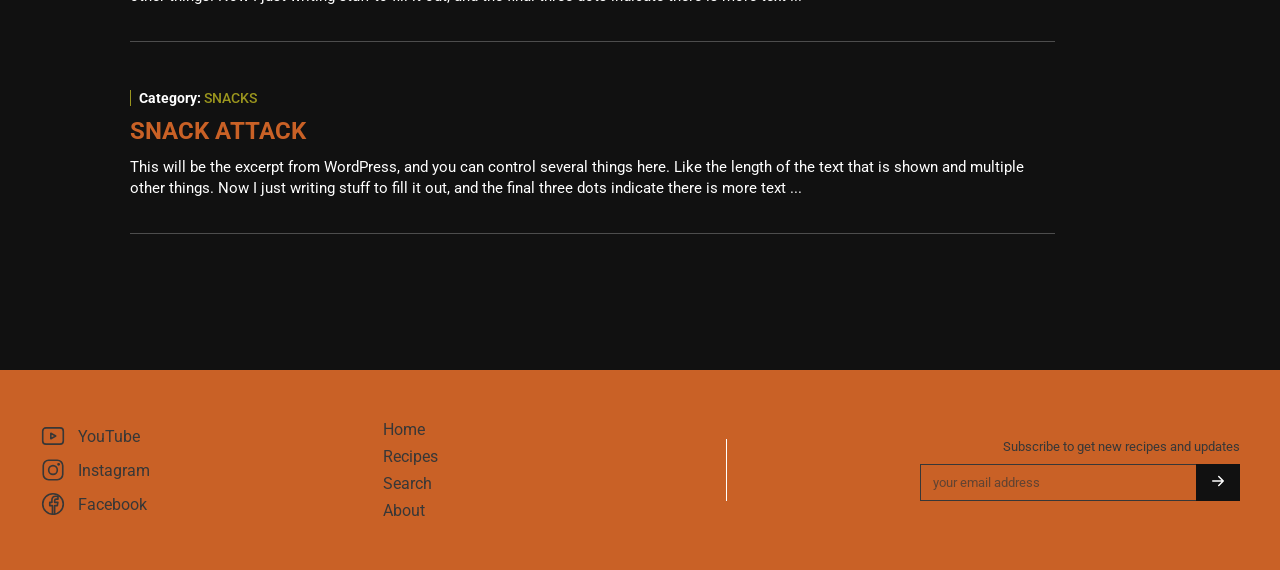
<file: search.html>
<!doctype html>
<html lang="en">

<head>
  <meta charset="UTF-8" />
  <meta name="viewport" content="width=device-width, initial-scale=1.0" />
  <title>Search recipes</title>
  <link rel="stylesheet" href="css/style.css" />
  <link rel="stylesheet" href="css/search.css" />
</head>

<body class="search-page">
  <div class="container">

    <!-- Navigation -->
    <nav class="navigation">
      <div class="menu-container">
        <ul>
          <li><a href="index.html">Home</a></li>
          <li><a href="recipe.html">Recipes</a></li>
          <li><a href="search.html" class="active">Search</a></li>
          <li><a href="signup.html">About</a></li>
        </ul>
        <a href="login.html" class="nav-btn">Log in</a>
      </div>

      <div class="hamburger-menu">
        <span>
          <svg xmlns="http://www.w3.org/2000/svg" width="1em" height="1em" viewBox="0 0 24 24">
            <path d="M0 0h24v24H0z" fill="none" />
            <path fill="none" stroke="currentColor" stroke-linecap="round" stroke-linejoin="round" stroke-width="2" d="M3 17h18M3 12h18M3 7h18" />
          </svg>
        </span>
      </div>
    </nav>

    <div class="mobile-menu">
      <ul>
        <li><a class="menu-item" href="index.html">Home</a></li>
        <li><a class="menu-item" href="recipe.html">Recipes</a></li>
        <li><a class="menu-item" href="search.html">Search</a></li>
        <li><a class="menu-item" href="signup.html">About</a></li>
        <li><a class="menu-item" href="login.html">Log in</a></li>
      </ul>
    </div>
    <div class="menu-overlay"></div>

    <!-- Search + filter -->
    <section class="search-top">

      <div class="search-left">
        <h1 class="search-title">Full search</h1>
        <form class="search-form" id="searchForm">
          <div class="search-box">
            <span class="search-icon">
              <svg xmlns="http://www.w3.org/2000/svg" width="1em" height="1em" viewBox="0 0 24 24">
                <path d="M0 0h24v24H0z" fill="none" />
                <path fill="currentColor"
                  d="M9.5 3A6.5 6.5 0 0 1 16 9.5c0 1.61-.59 3.09-1.56 4.23l.27.27h.79l5 5l-1.5 1.5l-5-5v-.79l-.27-.27A6.52 6.52 0 0 1 9.5 16A6.5 6.5 0 0 1 3 9.5A6.5 6.5 0 0 1 9.5 3m0 2C7 5 5 7 5 9.5S7 14 9.5 14S14 12 14 9.5S12 5 9.5 5" />
              </svg>
            </span>
            <input type="text" id="searchInput" class="search-input" placeholder="Search" autocomplete="off" />
          </div>
          <button type="submit" class="search-go">Let’s go already!</button>
        </form>
      </div>

      <div class="filter-panel">
        <h2>Search filter : category</h2>
        <div class="filter-options">
          <label class="filter-option"><input type="radio" name="category" value="Seafood" /><span>Seafood</span></label>
          <label class="filter-option"><input type="radio" name="category" value="Beef/pork" /><span>Beef/Pork</span></label>
          <label class="filter-option"><input type="radio" name="category" value="Chicken" /><span>Chicken</span></label>
          <label class="filter-option"><input type="radio" name="category" value="Snacks" /><span>Snacks</span></label>
          <label class="filter-option"><input type="radio" name="category" value="Pasta" /><span>Pasta</span></label>
          <label class="filter-option"><input type="radio" name="category" value="Vegetarian" /><span>Vegetarian</span></label>
          <label class="filter-option"><input type="radio" name="category" value="Dessert" /><span>Dessert</span></label>
        </div>
        <button type="button" class="filter-clear" id="filterClear">Clear filter</button>
      </div>

    </section>

    <!-- Results -->
    <section class="search-results">

      <article class="search-result" data-cat="Seafood">
        <div class="result-label" data-category="Seafood">Category: <span data-category="Seafood">Seafood</span></div>
        <h3><a href="recipe.html">Crap’tacular</a></h3>
        <p>This will be the excerpt from WordPress, and you can control several things here.
          Like the length of the text that is shown and multiple other things.
          Now I just writing stuff to fill it out, and the final three dots indicate there is more
          text ...</p>
      </article>

      <article class="search-result" data-cat="Chicken">
        <div class="result-label" data-category="Chicken">Category: <span data-category="Chicken">Chicken</span></div>
        <h3><a href="recipe.html">Chick’tastic</a></h3>
        <p>This will be the excerpt from WordPress, and you can control several things here.
          Like the length of the text that is shown and multiple other things.
          Now I just writing stuff to fill it out, and the final three dots indicate there is more
          text ...</p>
      </article>

      <article class="search-result" data-cat="Beef/pork">
        <div class="result-label" data-category="Beef/pork">Category: <span data-category="Beef/pork">Beef/pork</span></div>
        <h3><a href="recipe.html">Spicy Meat’a’bowl</a></h3>
        <p>This will be the excerpt from WordPress, and you can control several things here.
          Like the length of the text that is shown and multiple other things.
          Now I just writing stuff to fill it out, and the final three dots indicate there is more
          text ...</p>
      </article>

      <article class="search-result" data-cat="Dessert">
        <div class="result-label" data-category="Dessert">Category: <span data-category="Dessert">Dessert</span></div>
        <h3><a href="recipe.html">Dessert’a’licous</a></h3>
        <p>This will be the excerpt from WordPress, and you can control several things here.
          Like the length of the text that is shown and multiple other things.
          Now I just writing stuff to fill it out, and the final three dots indicate there is more
          text ...</p>
      </article>

      <article class="search-result" data-cat="Vegetarian">
        <div class="result-label" data-category="Vegetarian">Category: <span data-category="Vegetarian">Vegetarian</span></div>
        <h3><a href="recipe.html">Boozy Brown Lentil Soup</a></h3>
        <p>This will be the excerpt from WordPress, and you can control several things here.
          Like the length of the text that is shown and multiple other things.
          Now I just writing stuff to fill it out, and the final three dots indicate there is more
          text ...</p>
      </article>

      <article class="search-result" data-cat="Pasta">
        <div class="result-label" data-category="Pasta">Category: <span data-category="Pasta">Pasta</span></div>
        <h3><a href="recipe.html">Spaghetti Showdown</a></h3>
        <p>This will be the excerpt from WordPress, and you can control several things here.
          Like the length of the text that is shown and multiple other things.
          Now I just writing stuff to fill it out, and the final three dots indicate there is more
          text ...</p>
      </article>

      <article class="search-result" data-cat="Snacks">
        <div class="result-label" data-category="Snacks">Category: <span data-category="Snacks">Snacks</span></div>
        <h3><a href="recipe.html">Snack Attack</a></h3>
        <p>This will be the excerpt from WordPress, and you can control several things here.
          Like the length of the text that is shown and multiple other things.
          Now I just writing stuff to fill it out, and the final three dots indicate there is more
          text ...</p>
      </article>

      <p class="search-empty" id="searchEmpty" hidden>No recipes found. Try another word or category.</p>

    </section>

    <!-- Footer -->
    <footer class="footer">
      <div class="footer_container">

        <ul class="footer_social">
          <li>
            <a href="https://www.youtube.com" target="_blank" rel="noopener">
              <svg xmlns="http://www.w3.org/2000/svg" width="26" height="26" viewBox="0 0 24 24" fill="none" stroke="currentColor" stroke-width="1.5" stroke-linecap="round" stroke-linejoin="round">
                <rect x="2.5" y="4.5" width="19" height="15" rx="3" />
                <path d="M10 9.5v5l4.5-2.5z" />
              </svg>
              <span>YouTube</span>
            </a>
          </li>
          <li>
            <a href="https://www.instagram.com" target="_blank" rel="noopener">
              <svg xmlns="http://www.w3.org/2000/svg" width="26" height="26" viewBox="0 0 24 24" fill="none" stroke="currentColor" stroke-width="1.5" stroke-linecap="round" stroke-linejoin="round">
                <rect x="3" y="3" width="18" height="18" rx="5" />
                <circle cx="12" cy="12" r="4" />
                <circle cx="17.2" cy="6.8" r="0.6" fill="currentColor" />
              </svg>
              <span>Instagram</span>
            </a>
          </li>
          <li>
            <a href="https://www.facebook.com" target="_blank" rel="noopener">
              <svg xmlns="http://www.w3.org/2000/svg" width="26" height="26" viewBox="0 0 24 24" fill="none" stroke="currentColor" stroke-width="1.5" stroke-linecap="round" stroke-linejoin="round">
                <circle cx="12" cy="12" r="9.5" />
                <path d="M13.5 21.5v-8h2.5l.5-3h-3V9c0-.9.4-1.5 1.5-1.5h1.6V5c-.4-.1-1.300-.2-2.200-.2c-2.200 0-3.400 1.300-3.400 3.600v2.100H9v3h2.500v8" />
              </svg>
              <span>Facebook</span>
            </a>
          </li>
        </ul>

        <ul class="footer_nav">
          <li><a href="index.html">Home</a></li>
          <li><a href="recipe.html">Recipes</a></li>
          <li><a href="search.html">Search</a></li>
          <li><a href="signup.html">About</a></li>
        </ul>

        <div class="footer_info">
          <p class="subscribe-text">Subscribe to get new recipes and updates</p>
          <form class="subscribe-form" id="subscribeForm">
            <input type="email" placeholder="your email address" required />
            <button type="submit" aria-label="Subscribe">
              <svg width="18" height="18" viewBox="0 0 24 24" fill="none" stroke="currentColor" stroke-width="2" stroke-linecap="round" stroke-linejoin="round">
                <path d="M5 12h14M13 6l6 6-6 6" />
              </svg>
            </button>
          </form>
        </div>

      </div>
    </footer>

  </div>

  <script src="js/app.js"></script>
</body>

</html>
</file>
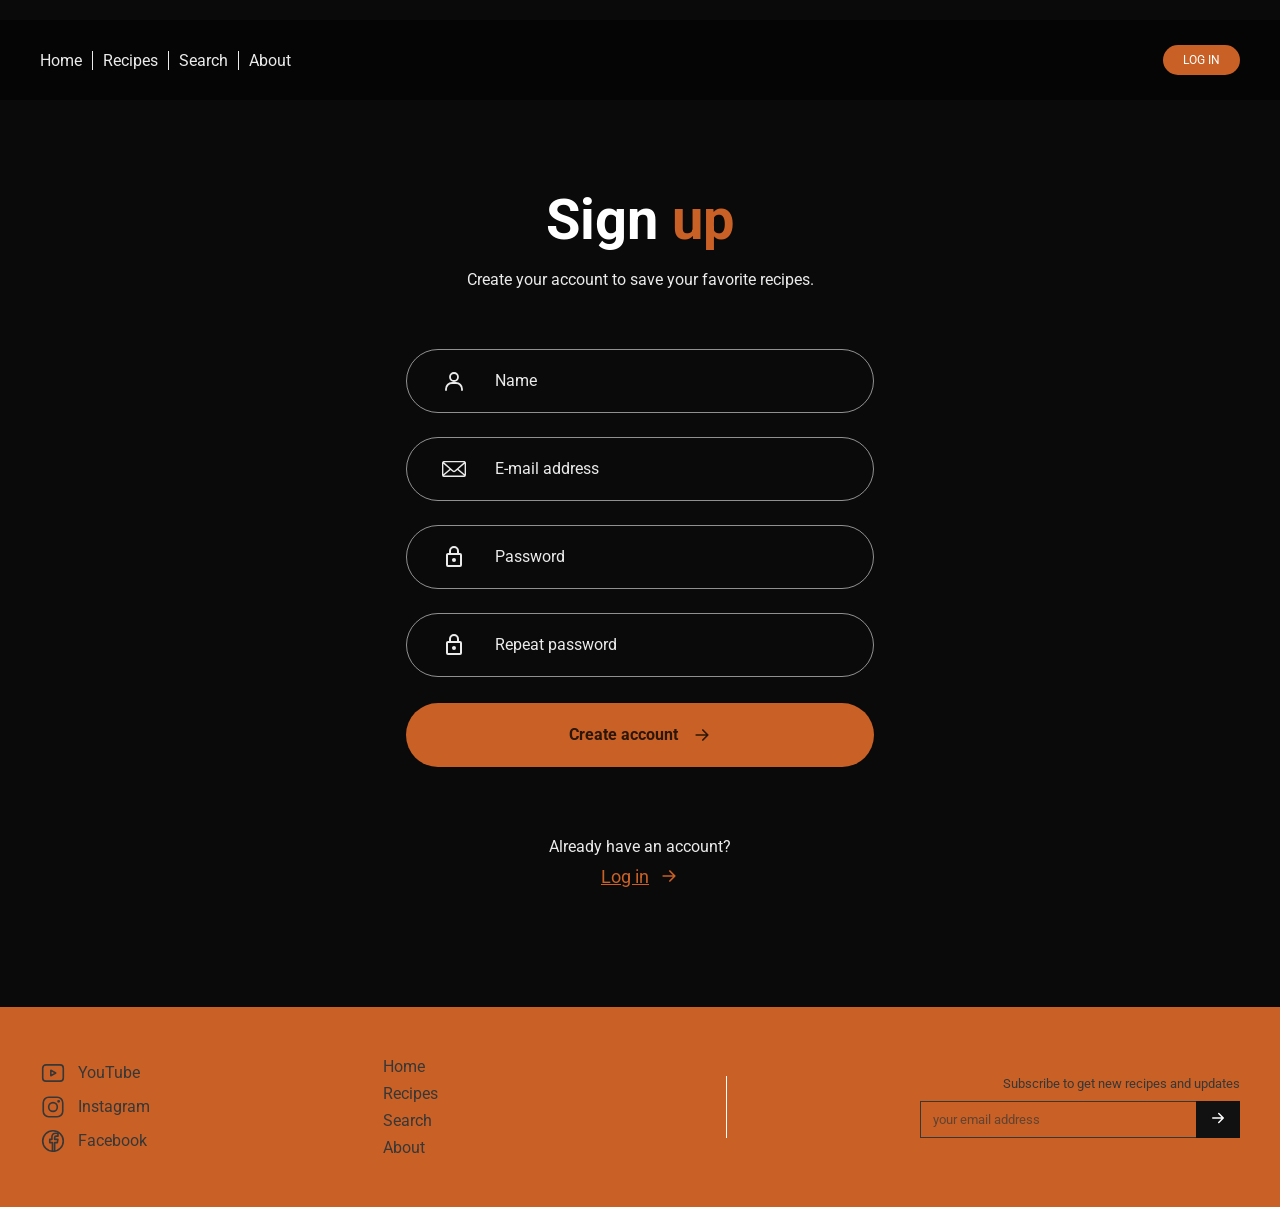
<file: signup.html>
<!doctype html>
<html lang="en">

<head>
  <meta charset="UTF-8" />
  <meta name="viewport" content="width=device-width, initial-scale=1.0" />
  <title>Sign up</title>
  <link rel="stylesheet" href="css/style.css" />
  <link rel="stylesheet" href="css/login.css" />
</head>

<body class="login-page">
  <div class="container">

    <!-- Navigation -->
    <nav class="navigation">
      <div class="menu-container">
        <ul>
          <li><a href="index.html">Home</a></li>
          <li><a href="recipe.html">Recipes</a></li>
          <li><a href="search.html">Search</a></li>
          <li><a href="signup.html">About</a></li>
        </ul>
        <a href="login.html" class="nav-btn">Log in</a>
      </div>

      <div class="hamburger-menu">
        <span>
          <svg xmlns="http://www.w3.org/2000/svg" width="1em" height="1em" viewBox="0 0 24 24">
            <path d="M0 0h24v24H0z" fill="none" />
            <path fill="none" stroke="currentColor" stroke-linecap="round" stroke-linejoin="round" stroke-width="2" d="M3 17h18M3 12h18M3 7h18" />
          </svg>
        </span>
      </div>
    </nav>

    <div class="mobile-menu">
      <ul>
        <li><a class="menu-item" href="index.html">Home</a></li>
        <li><a class="menu-item" href="recipe.html">Recipes</a></li>
        <li><a class="menu-item" href="search.html">Search</a></li>
        <li><a class="menu-item" href="signup.html">About</a></li>
        <li><a class="menu-item" href="login.html">Log in</a></li>
      </ul>
    </div>
    <div class="menu-overlay"></div>

    <!-- Sign up -->
    <main class="login-main">
      <div class="login-card">
        <h1 class="login-title">Sign <span>up</span></h1>
        <p class="login-subtitle">Create your account to save your favorite recipes.</p>

        <form class="login-form login-form--compact" id="signupForm">

          <label class="login-field">
            <span class="login-field-icon">
              <svg width="1em" height="1em" viewBox="0 0 24 24" fill="none" stroke="currentColor" stroke-width="1.8" stroke-linecap="round" stroke-linejoin="round">
                <circle cx="12" cy="8" r="4" />
                <path d="M4 21v-1a6 6 0 0 1 6-6h4a6 6 0 0 1 6 6v1" />
              </svg>
            </span>
            <input type="text" name="name" placeholder="Name" autocomplete="name" required />
          </label>

          <label class="login-field">
            <span class="login-field-icon">
              <svg xmlns="http://www.w3.org/2000/svg" width="1em" height="1em" viewBox="0 0 24 24">
                <path d="M0 0h24v24H0z" fill="none" />
                <path fill="currentColor" d="m16.484 11.976l6.151-5.344v10.627zm-7.926.905l2.16 1.875c.339.288.781.462 1.264.462h.017h-.001h.014c.484 0 .926-.175 1.269-.465l-.003.002l2.16-1.875l6.566 5.639H1.995zM1.986 5.365h20.03l-9.621 8.356a.6.6 0 0 1-.38.132h-.014h.001h-.014a.6.6 0 0 1-.381-.133l.001.001zm-.621 1.266l6.15 5.344l-6.15 5.28zm21.6-2.441c-.24-.12-.522-.19-.821-.19H1.859a1.9 1.9 0 0 0-.835.197l.011-.005A1.86 1.86 0 0 0 0 5.855v12.172a1.86 1.86 0 0 0 1.858 1.858h20.283a1.86 1.86 0 0 0 1.858-1.858V5.855c0-.727-.419-1.357-1.029-1.66l-.011-.005z" />
              </svg>
            </span>
            <input type="email" name="email" placeholder="E-mail address" autocomplete="email" required />
          </label>

          <label class="login-field">
            <span class="login-field-icon">
              <svg xmlns="http://www.w3.org/2000/svg" width="1em" height="1em" viewBox="0 0 24 24">
                <path d="M0 0h24v24H0z" fill="none" />
                <path fill="currentColor" d="M12 17a2 2 0 0 1-2-2c0-1.11.89-2 2-2a2 2 0 0 1 2 2a2 2 0 0 1-2 2m6 3V10H6v10zm0-12a2 2 0 0 1 2 2v10a2 2 0 0 1-2 2H6a2 2 0 0 1-2-2V10c0-1.11.89-2 2-2h1V6a5 5 0 0 1 5-5a5 5 0 0 1 5 5v2zm-6-5a3 3 0 0 0-3 3v2h6V6a3 3 0 0 0-3-3" />
              </svg>
            </span>
            <input type="password" id="signupPassword" name="password" placeholder="Password" autocomplete="new-password" minlength="6" required />
          </label>

          <label class="login-field">
            <span class="login-field-icon">
              <svg xmlns="http://www.w3.org/2000/svg" width="1em" height="1em" viewBox="0 0 24 24">
                <path d="M0 0h24v24H0z" fill="none" />
                <path fill="currentColor" d="M12 17a2 2 0 0 1-2-2c0-1.11.89-2 2-2a2 2 0 0 1 2 2a2 2 0 0 1-2 2m6 3V10H6v10zm0-12a2 2 0 0 1 2 2v10a2 2 0 0 1-2 2H6a2 2 0 0 1-2-2V10c0-1.11.89-2 2-2h1V6a5 5 0 0 1 5-5a5 5 0 0 1 5 5v2zm-6-5a3 3 0 0 0-3 3v2h6V6a3 3 0 0 0-3-3" />
              </svg>
            </span>
            <input type="password" id="signupPassword2" name="password2" placeholder="Repeat password" autocomplete="new-password" required />
          </label>

          <p class="form-error" id="signupError" hidden>Passwords do not match.</p>

          <button type="submit" class="login-submit">
            Create account
            <svg width="20" height="20" viewBox="0 0 24 24" fill="none" stroke="currentColor" stroke-width="2" stroke-linecap="round" stroke-linejoin="round">
              <path d="M5 12h14M13 6l6 6-6 6" />
            </svg>
          </button>
        </form>

        <p class="login-bottom-text">Already have an account?</p>
        <a href="login.html" class="login-signup-link">
          Log in
          <svg width="20" height="20" viewBox="0 0 24 24" fill="none" stroke="currentColor" stroke-width="2" stroke-linecap="round" stroke-linejoin="round">
            <path d="M5 12h14M13 6l6 6-6 6" />
          </svg>
        </a>
      </div>
    </main>

    <!-- Footer -->
    <footer class="footer">
      <div class="footer_container">

        <ul class="footer_social">
          <li>
            <a href="https://www.youtube.com" target="_blank" rel="noopener">
              <svg xmlns="http://www.w3.org/2000/svg" width="26" height="26" viewBox="0 0 24 24" fill="none" stroke="currentColor" stroke-width="1.5" stroke-linecap="round" stroke-linejoin="round">
                <rect x="2.5" y="4.5" width="19" height="15" rx="3" />
                <path d="M10 9.5v5l4.5-2.5z" />
              </svg>
              <span>YouTube</span>
            </a>
          </li>
          <li>
            <a href="https://www.instagram.com" target="_blank" rel="noopener">
              <svg xmlns="http://www.w3.org/2000/svg" width="26" height="26" viewBox="0 0 24 24" fill="none" stroke="currentColor" stroke-width="1.5" stroke-linecap="round" stroke-linejoin="round">
                <rect x="3" y="3" width="18" height="18" rx="5" />
                <circle cx="12" cy="12" r="4" />
                <circle cx="17.2" cy="6.8" r="0.6" fill="currentColor" />
              </svg>
              <span>Instagram</span>
            </a>
          </li>
          <li>
            <a href="https://www.facebook.com" target="_blank" rel="noopener">
              <svg xmlns="http://www.w3.org/2000/svg" width="26" height="26" viewBox="0 0 24 24" fill="none" stroke="currentColor" stroke-width="1.5" stroke-linecap="round" stroke-linejoin="round">
                <circle cx="12" cy="12" r="9.5" />
                <path d="M13.5 21.5v-8h2.5l.5-3h-3V9c0-.9.4-1.5 1.5-1.5h1.6V5c-.4-.1-1.300-.2-2.200-.2c-2.200 0-3.400 1.300-3.400 3.600v2.100H9v3h2.500v8" />
              </svg>
              <span>Facebook</span>
            </a>
          </li>
        </ul>

        <ul class="footer_nav">
          <li><a href="index.html">Home</a></li>
          <li><a href="recipe.html">Recipes</a></li>
          <li><a href="search.html">Search</a></li>
          <li><a href="signup.html">About</a></li>
        </ul>

        <div class="footer_info">
          <p class="subscribe-text">Subscribe to get new recipes and updates</p>
          <form class="subscribe-form" id="subscribeForm">
            <input type="email" placeholder="your email address" required />
            <button type="submit" aria-label="Subscribe">
              <svg width="18" height="18" viewBox="0 0 24 24" fill="none" stroke="currentColor" stroke-width="2" stroke-linecap="round" stroke-linejoin="round">
                <path d="M5 12h14M13 6l6 6-6 6" />
              </svg>
            </button>
          </form>
        </div>

      </div>
    </footer>

  </div>

  <script src="js/app.js"></script>
</body>

</html>
</file>
<file: css/style.css>
@import url('https://fonts.googleapis.com/css2?family=Inter:ital,opsz,wght@0,14..32,100..900;1,14..32,100..900&family=Roboto:ital,wght@0,100..900;1,100..900&display=swap');

:root {
    /* Dimensions */
    --width-full: 100%;
    --width-12col: min(1200px, 100% - 40px);

    /* Grid settings */
    --grid-gap: 10px;
    --padding-default: 20px;

    /* Colors */
    --bg-color-nav: #00000088;
    --bg-color-light: #ededed;
    --bg-color-dark: #111;
    --primary-color: #C96126;
    --color-white: #fff;
    --color-dark: #373737;
    --color-light: #ebebeb;

    /* Color swatch categories */
    --category-seafood: #3e30e2;
    --category-chicken: #249c8e;
    --category-meats: #d09189;
    --category-veg: #298f3f;
    --category-misc: #9a951e;
    --category-pasta: #bf5b23;
    --category-deserts: #9374eb;
}

/* data-category attributes */
div[data-category="Seafood"] { border-left: 1px solid var(--category-seafood); }
p[data-category="Seafood"], span[data-category="Seafood"] { color: var(--category-seafood); }

div[data-category="Chicken"] { border-left: 1px solid var(--category-chicken); }
p[data-category="Chicken"], span[data-category="Chicken"] { color: var(--category-chicken); }

div[data-category="Pasta"] { border-left: 1px solid var(--category-pasta); }
p[data-category="Pasta"], span[data-category="Pasta"] { color: var(--category-pasta); }

div[data-category="Snacks"] { border-left: 1px solid var(--category-misc); }
p[data-category="Snacks"], span[data-category="Snacks"] { color: var(--category-misc); }

div[data-category="Beef/pork"] { border-left: 1px solid var(--category-meats); }
p[data-category="Beef/pork"], span[data-category="Beef/pork"] { color: var(--category-meats); }

div[data-category="Dessert"] { border-left: 1px solid var(--category-deserts); }
p[data-category="Dessert"], span[data-category="Dessert"] { color: var(--category-deserts); }

div[data-category="Vegetarian"] { border-left: 1px solid var(--category-veg); }
p[data-category="Vegetarian"], span[data-category="Vegetarian"] { color: var(--category-veg); }

* {
    margin: 0;
    padding: 0;
    box-sizing: border-box;
}

html {
    scroll-behavior: smooth;
}

img {
    max-width: 100%;
}

body {
    background-color: var(--bg-color-dark);
    width: var(--width-full);
    font-family: "Roboto", sans-serif;
    height: 100%;
    position: relative;
    overflow-x: hidden;
}

body.menu-open { overflow: hidden; }

.container {
    display: grid;
    width: var(--width-full);
    grid-template-rows: auto;
    gap: var(--grid-gap);
}

.navigation, .hero, .image-section, .footer {
    width: var(--width-full);
}

.todays-recipes, .categories, .content-area {
    width: var(--width-12col);
    margin: 0 auto;
}

/* Navigation */
.navigation {
    display: flex;
    width: var(--width-full);
    height: 80px;
    background-color: var(--bg-color-nav);
    padding: 20px;
    justify-content: center;
    align-items: center;
    position: absolute;
    top: 20px;
    left: 0;
    z-index: 10;
}

.navigation.fixed {
    position: fixed;
    top: 0;
    width: 100%;
    z-index: 1000;
}

.menu-container {
    width: var(--width-12col);
    display: flex;
    justify-content: space-between;
    align-items: center;
}

.menu-container ul {
    display: flex;
    justify-content: flex-start;
    align-items: center;
}

.menu-container ul li { list-style-type: none; }

.menu-container a {
    padding: 0 10px;
    text-decoration: none;
    color: var(--color-light);
    border-right: 1px solid var(--color-light);
}

.menu-container a:hover { color: var(--primary-color); }
.menu-container li:first-child a { padding-left: 0; }
.menu-container li:last-child a { border-right: none; }

/* Кнопка справа в навігації */
.menu-container a.nav-btn {
    padding: 8px 20px;
    background-color: var(--primary-color);
    color: var(--color-white);
    border-right: none;
    border-radius: 20px;
    font-size: 12px;
    text-transform: uppercase;
    transition: opacity 0.3s;
}

.menu-container a.nav-btn:hover {
    color: var(--color-white);
    opacity: 0.85;
}

/* Активний пункт меню */
.menu-container a.active { color: var(--primary-color); }

.hamburger-menu {
    display: none;
    width: 32px;
    height: 32px;
    background: none;
    border: none;
    cursor: pointer;
    padding: 0;
    align-items: center;
    justify-content: center;
    color: var(--color-light);
    transition: color 0.3s;
}

.hamburger-menu span {
    display: flex;
    align-items: center;
    justify-content: center;
    width: 100%;
    height: 100%;
    background: none;
    font-size: 32px;
    line-height: 1;
}

.hamburger-menu svg {
    display: block;
    width: 1em;
    height: 1em;
}

.hamburger-menu:hover,
.hamburger-menu.active { color: var(--primary-color); }

.mobile-menu, .menu-overlay {
    display: none;
}

/* Hero Section */
.hero {
    display: flex;
    width: var(--width-full);
    justify-content: center;
    color: var(--color-light);
    position: relative;
    top: 0;
    min-height: 600px;
    height: auto;
    margin: 0;
    background-image: url("../images/lentilsoup.png");
    background-size: cover;
    background-position: right center;
    background-repeat: no-repeat;
}

.hero-container {
    width: var(--width-12col);
    height: 100%;
    display: grid;
    grid-template-columns: repeat(12, 1fr);
    grid-template-rows: auto auto auto;
    gap: var(--grid-gap);
}

.hero-text {
    grid-column: 1 / span 4;
    grid-row: 1;
    margin-top: 200px;
}

.hero-text h4,
.hero-text h6 {
    padding: 0;
    margin: 0;
}

.hero-text h4 {
    font-weight: 400;
    font-size: 34px;
    text-transform: uppercase;
}

.hero-search {
    grid-column: 2 / span 3;
    grid-row: 2;
    margin-top: 50px;
}

.search-box {
    position: relative;
    display: flex;
    align-items: center;
}

.search-input {
    background-color: transparent;
    padding: 10px 20px 10px 40px;
    border-radius: 5px;
    border: 1px solid var(--bg-color-light);
    outline: none;
    color: var(--color-light);
    width: 100%;
    max-width: 300px;
}

.search-input::placeholder { color: var(--color-light); }

.search-icon {
    position: absolute;
    left: 10px;
    font-size: 24px;
    display: flex;
    align-items: center;
}

.todays-recipes {
    height: fit-content;
    width: var(--width-12col);
    display: grid;
    grid-template-columns: 1fr;
    gap: 30px;
}

.todays_recipes_headline {
    min-height: 60px;
    color: var(--color-white);
    border-bottom: 1px solid var(--color-white);
    display: flex;
    align-items: center;
    font-size: 37px;
    text-transform: uppercase;
    font-weight: 700;
    margin-left: 0;
}

.todays_recipes_content {
    display: grid;
    grid-template-columns: repeat(auto-fit, minmax(240px, 1fr));
    gap: 14px;
    width: 100%;
}

.todays_recipes_content_block {
    background-color: var(--bg-color-light);
    border-radius: 5px;
    display: flex;
    flex-direction: column;
    overflow: hidden;
    box-shadow: 0 4px 12px rgba(0, 0, 0, 0.35);
    transition: transform 0.3s, box-shadow 0.3s;
}

.todays_recipes_content_block:hover {
    transform: translateY(-6px);
    box-shadow: 0 10px 24px rgba(0, 0, 0, 0.5);
}

.todays_recipes_content_block_image {
    height: 220px;
    overflow: hidden;
}

.todays_recipes_content_block_image img {
    display: block;
    width: 100%;
    height: 100%;
    object-fit: cover;
    transition: transform 0.5s;
}

.todays_recipes_content_block:hover .todays_recipes_content_block_image img {
    transform: scale(1.08);
}

.todays_recipes_content_block_text {
    padding: 24px 28px 22px;
    color: var(--color-dark);
    display: flex;
    flex-direction: column;
    justify-content: space-between;
    gap: 26px;
    flex: 1;
}

.todays_recipes_content_block_text h5 {
    font-size: 22px;
    font-weight: 700;
    margin-bottom: 10px;
    text-transform: uppercase;
    line-height: 1.2;
}

.todays_recipes_content_block_text_top p {
    font-size: 16px;
    line-height: 1.4;
    color: #5a5a5a;
}

.todays_recipes_content_bottom_area {
    display: flex;
    justify-content: space-between;
    align-items: center;
    padding-left: 8px;
    gap: 10px;
}

.todays_recipes_content_bottom_area_left {
    display: flex;
    flex-direction: column;
    gap: 2px;
}

.todays_recipes_content_bottom_area_left p {
    font-size: 12px;
    font-weight: 400;
    text-transform: uppercase;
    color: var(--color-dark);
}

.todays_recipes_content_bottom_area_left p[data-category] { font-weight: 500; }

.todays_recipes_content_bottom_area_right button {
    background-color: var(--color-dark);
    border: none;
    border-radius: 3px;
    padding: 9px 30px;
    cursor: pointer;
    box-shadow: 0 2px 4px rgba(0, 0, 0, 0.3);
}

.todays_recipes_content_bottom_area_right button a {
    color: var(--color-white);
    text-decoration: none;
    text-transform: uppercase;
    font-size: 12px;
    transition: 0.3s;
}

.todays_recipes_content_bottom_area_right button a:hover { color: var(--primary-color); }

.categories { width: var(--width-12col); }

.categories_content {
    display: flex;
    flex-wrap: wrap;
    background-color: var(--bg-color-light);
    gap: 20px 30px;
    padding: 20px;
    border-radius: 5px;
    margin: 10px auto;
    justify-content: space-evenly;
}

.categories_content_block {
    display: flex;
    justify-content: center;
    align-items: center;
    font-size: 16px;
    font-weight: 700;
    text-transform: uppercase;
    flex-direction: column;
}

.categories_content_block svg { font-size: 40px; }

.image-section {
    position: relative;
    width: var(--width-full);
    height: 450px;
    display: flex;
    justify-content: center;
    background-image: url("../images/ChefDish.jpeg");
    background-size: cover;
    background-position: center;
    clip-path: polygon(0 0, 100% 19%, 100% 100%, 0% 100%);
}

.image_section_controller {
    position: relative;
    width: var(--width-12col);
    height: 100%;
}

.image_section_box {
    position: absolute;
    right: 0;
    top: 145px;
    width: 270px;
    max-width: 100%;
    padding: 30px 22px;
    background-color: var(--bg-color-light);
    color: var(--color-dark);
    border-radius: 5px;
}

.image_section_box h4 {
    color: var(--primary-color);
    font-size: 18px;
    text-transform: uppercase;
    margin-bottom: 12px;
}

.image_section_box p {
    font-size: 13px;
    line-height: 1.4;
}

.content-area {
    display: grid;
    gap: 0;
    padding: 40px 0 80px;
    margin-bottom: 40px;
}

.content-area .todays_recipes_headline {
    margin-left: 0;
    margin-bottom: 20px;
}

.kitchen_row {
    display: grid;
    grid-template-columns: 1fr 1fr;
    min-height: 300px;
}

.kitchen_row.reverse .kitchen_image { order: -1; }

.kitchen_text {
    background-color: var(--bg-color-light);
    color: var(--color-dark);
    padding: 40px 70px;
    display: flex;
    flex-direction: column;
    justify-content: center;
    align-items: flex-start;
}

.kitchen_label {
    font-size: 13px;
    font-weight: 700;
    border-left: 2px solid var(--primary-color);
    padding-left: 6px;
    margin-bottom: 14px;
}

.kitchen_text h3 {
    color: var(--primary-color);
    font-size: 18px;
    text-transform: uppercase;
    margin-bottom: 14px;
}

.kitchen_text p {
    font-size: 13px;
    line-height: 1.4;
    margin-bottom: 20px;
}

.kitchen_button {
    background-color: var(--color-dark);
    border: none;
    border-radius: 3px;
    padding: 10px 40px;
    cursor: pointer;
}

.kitchen_button a {
    color: var(--color-white);
    text-decoration: none;
    text-transform: uppercase;
    font-size: 14px;
    transition: 0.3s;
}

.kitchen_button a:hover { color: var(--primary-color); }

.kitchen_image { overflow: hidden; }

.kitchen_image img {
    width: 100%;
    height: 100%;
    object-fit: cover;
    display: block;
}

.about-hero {
    width: var(--width-full);
    min-height: 360px;
    display: flex;
    justify-content: center;
    align-items: center;
    text-align: center;
    color: var(--color-light);
    background-image: url("../images/chef.png");
    background-size: cover;
    background-position: center;
}

.about-hero-container {
    width: var(--width-12col);
    padding-top: 80px;
}

.about-hero h1 {
    font-size: 42px;
    font-weight: 400;
    text-transform: uppercase;
    margin-bottom: 10px;
}

.about-hero p {
    font-size: 18px;
}

/* Footer */
.footer {
    width: var(--width-full);
    background-color: var(--primary-color);
    padding: 50px 0;
    color: var(--color-dark);
}

.footer_container {
    width: var(--width-12col);
    margin: 0 auto;
    display: grid;
    grid-template-columns: 1fr 1fr 1.5fr;
    align-items: center;
}

.footer_container ul {
    list-style: none;
    display: flex;
    flex-direction: column;
    gap: 8px;
}

.footer_container a {
    color: var(--color-dark);
    text-decoration: none;
    font-size: 16px;
    transition: 0.3s;
}

.footer_container a:hover {
    color: var(--color-white);
}

.footer_social a {
    display: flex;
    align-items: center;
    gap: 12px;
}

.footer_info {
    border-left: 1px solid var(--color-white);
    padding-left: 40px;
    display: flex;
    flex-direction: column;
    align-items: flex-end;
    gap: 10px;
    text-align: right;
}

/* Subscribe у футері */
.subscribe-text {
    font-size: 13px;
    text-align: right;
}

.subscribe-form {
    display: flex;
    width: 100%;
    max-width: 320px;
}

.subscribe-form input {
    flex: 1;
    min-width: 0;
    padding: 10px 12px;
    background: transparent;
    border: 1px solid var(--color-dark);
    border-right: none;
    color: var(--color-dark);
    font-family: inherit;
    font-size: 13px;
    outline: none;
}

.subscribe-form input::placeholder {
    color: var(--color-dark);
    opacity: 0.7;
}

.subscribe-form button {
    width: 44px;
    background-color: #111;
    border: none;
    color: var(--color-white);
    cursor: pointer;
    transition: color 0.3s;
}

.subscribe-form button:hover {
    color: var(--primary-color);
}

/* Tablet */
@media (max-width: 900px) {

    .menu-container ul {
        justify-content: flex-start;
    }

    .hero {
        min-height: 600px;
        background-image: linear-gradient(to right, rgba(0, 0, 0, 0.75) 0%, rgba(0, 0, 0, 0.25) 65%), url("../images/lentilsoup.png");
        background-position: right center;
    }

    .hero-text {
        grid-column: 1 / span 7;
        margin-top: 170px;
        text-align: left;
    }

    .hero-search {
        grid-column: 1 / span 6;
        display: flex;
        justify-content: flex-start;
        margin-top: 80px;
    }

    .search-box {
        width: 100%;
        max-width: 300px;
    }

    .todays_recipes_headline {
        font-size: 28px;
    }

    .kitchen_row {
        grid-template-columns: 1fr;
    }

    .kitchen_row.reverse .kitchen_image { order: 0; }

    .kitchen_text { padding: 30px; }
    .kitchen_image { height: 260px; }

    .footer_container {
        grid-template-columns: 1fr 1fr;
        row-gap: 30px;
    }

    .footer_info {
        grid-column: 1 / -1;
        border-left: none;
        border-top: 1px solid var(--color-white);
        padding: 30px 0 0;
        align-items: flex-start;
        text-align: left;
    }

    .subscribe-text { text-align: left; }
}

/* Phone */
@media (max-width: 600px) {

    .navigation {
        top: 0;
        height: 60px;
        padding: 10px;
        justify-content: center;
    }

    .menu-container { display: none; }
    .hamburger-menu { display: flex; }

    body.menu-open .navigation { z-index: 1002; }

    .hero {
        min-height: 560px;
        background-image: linear-gradient(to bottom, rgba(0, 0, 0, 0.8) 0%, rgba(0, 0, 0, 0.35) 100%), url("../images/lentilsoup.png");
        background-size: cover;
        background-position: 78% bottom;
    }

    .hero-text {
        grid-column: 1 / -1;
        margin-top: 110px;
        text-align: center;
    }
    .hero-text h4 { font-size: 26px; }
    .hero-text h6 { font-size: 14px; }

    .hero-search {
        grid-column: 1 / -1;
        display: flex;
        justify-content: center;
        margin-top: 190px;
    }

    .search-box { max-width: 100%; }
    .search-input { max-width: 100%; }

    .categories_content {
        gap: 20px;
        padding: 16px 10px;
    }

    .categories_content_block {
        width: calc(33.333% - 14px);
        font-size: 13px;
    }

    .kitchen_text { padding: 24px 20px; }
    .kitchen_image { height: 220px; }

    .todays_recipes_headline { font-size: 24px; }

    .about-hero { min-height: 280px; }
    .about-hero h1 { font-size: 30px; }

    .image-section { height: 350px; }

    .image_section_box {
        right: 50%;
        transform: translateX(50%);
        top: 120px;
        width: min(270px, 90%);
    }

    .footer_container {
        grid-template-columns: 1fr;
    }

    .mobile-menu {
        display: block;
        position: fixed;
        top: 0;
        right: 0;
        width: min(220px, 40%);
        height: 100%;
        padding-top: 80px;
        background-color: #111;
        box-shadow: -10px 0 30px rgba(0, 0, 0, 0.5);
        z-index: 1001;
        transform: translateX(100%);
        visibility: hidden;
        transition: transform 0.35s ease, visibility 0.35s;
    }

    .mobile-menu.open {
        transform: translateX(0);
        visibility: visible;
    }

    .mobile-menu ul { list-style: none; }

    .mobile-menu a {
        display: block;
        padding: 18px 20px;
        color: var(--color-light);
        text-decoration: none;
        text-transform: uppercase;
        text-align: center;
        border-bottom: 1px solid #ffffff22;
        transition: color 0.3s, background-color 0.3s;
    }

    .mobile-menu a:hover {
        color: var(--primary-color);
        background-color: #ffffff0d;
    }

    .menu-overlay {
        display: block;
        position: fixed;
        inset: 0;
        background: rgba(0, 0, 0, 0.6);
        z-index: 1000;
        opacity: 0;
        visibility: hidden;
        transition: opacity 0.35s ease, visibility 0.35s;
    }

    .menu-overlay.open {
        opacity: 1;
        visibility: visible;
    }
}

/* Large desktop */
@media (min-width: 1400px) {

    .hero {
        min-height: 720px;
        background-position: right center;
    }

    .hero-text {
        grid-column: 1 / span 5;
        margin-top: 250px;
    }

    .hero-text h4 { font-size: 44px; }
    .hero-text h6 { font-size: 16px; }
}

/* Small phone */
@media (max-width: 400px) {

    .hero { min-height: 520px; }
    .hero-text h4 { font-size: 22px; }
    .hero-search { margin-top: 160px; }

    .todays_recipes_headline { font-size: 21px; }

    .categories_content_block { width: calc(50% - 10px); }

    .todays_recipes_content_block_text { padding: 20px; }
}

/* Landscape phone / low screens */
@media (max-height: 500px) and (orientation: landscape) {

    .hero { min-height: 100vh; }
    .hero-text { margin-top: 90px; }
    .hero-search { margin-top: 20px; }
}
</file>
<file: css/login.css>
.login-page {
    background-color: #0a0a0a;
    color: var(--color-white);
}

.login-page .container {
    gap: 0;
}

.login-main {
    width: var(--width-12col);
    margin: 0 auto;
    min-height: 800px;
    padding: 190px 0 120px;
    display: flex;
    justify-content: center;
}

.login-card {
    width: 100%;
    max-width: 500px;
    display: flex;
    flex-direction: column;
    align-items: center;
    text-align: center;
}

.login-title {
    font-size: 56px;
    font-weight: 700;
    line-height: 1.1;
}

.login-title span {
    color: var(--primary-color);
}

.login-subtitle {
    margin: 18px 0 60px;
    font-size: 16px;
    color: var(--color-light);
}

/* Form */
.login-form {
    width: 100%;
    max-width: 468px;
    display: flex;
    flex-direction: column;
    gap: 40px;
}

/* Для signup: більше полів, менший відступ */
.login-form--compact {
    gap: 24px;
}

.login-field {
    position: relative;
    display: flex;
    align-items: center;
}

.login-field-icon {
    position: absolute;
    left: 36px;
    display: flex;
    align-items: center;
    font-size: 24px;
    color: var(--color-light);
    pointer-events: none;
}

.login-field input {
    width: 100%;
    height: 64px;
    padding: 0 24px 0 88px;
    background: transparent;
    border: 1px solid rgba(255, 255, 255, 0.55);
    border-radius: 40px;
    color: var(--color-white);
    font-family: inherit;
    font-size: 16px;
    outline: none;
    transition: border-color 0.3s;
}

.login-field input::placeholder {
    color: var(--color-light);
}

.login-field input:focus {
    border-color: var(--primary-color);
}

.form-error {
    color: #ff6b5b;
    font-size: 14px;
    text-align: left;
    padding-left: 24px;
}

.form-error[hidden] {
    display: none;
}

.login-submit {
    display: flex;
    justify-content: center;
    align-items: center;
    gap: 14px;
    height: 64px;
    margin-top: 2px;
    background-color: var(--primary-color);
    border: none;
    border-radius: 40px;
    color: #2b1608;
    font-family: inherit;
    font-size: 16px;
    font-weight: 700;
    cursor: pointer;
    transition: background-color 0.3s, transform 0.2s;
}

.login-submit:hover {
    background-color: #e0792f;
    transform: translateY(-2px);
}

/* Divider */
.login-divider {
    width: 100%;
    display: flex;
    align-items: center;
    gap: 30px;
    margin: 40px 0 36px;
    color: var(--color-light);
    font-size: 16px;
}

.login-divider::before,
.login-divider::after {
    content: "";
    flex: 1;
    height: 1px;
    background-color: rgba(255, 255, 255, 0.25);
}

/* Google / Apple */
.login-social {
    width: 100%;
    display: grid;
    grid-template-columns: 1fr 1fr;
    gap: 22px;
}

.login-social-btn {
    display: flex;
    justify-content: center;
    align-items: center;
    gap: 14px;
    height: 56px;
    background: transparent;
    border: 1px solid rgba(255, 255, 255, 0.45);
    border-radius: 40px;
    color: var(--color-white);
    font-family: inherit;
    font-size: 16px;
    cursor: pointer;
    transition: border-color 0.3s, color 0.3s;
}

.login-social-btn:hover {
    border-color: var(--primary-color);
    color: var(--primary-color);
}

/* Посилання внизу */
.login-bottom-text {
    margin-top: 70px;
    font-size: 16px;
    color: var(--color-light);
}

.login-signup-link {
    display: inline-flex;
    align-items: center;
    gap: 10px;
    margin-top: 10px;
    color: var(--primary-color);
    font-size: 18px;
    text-decoration: underline;
    transition: color 0.3s;
}

.login-signup-link:hover {
    color: var(--color-white);
}

/* Tablet */
@media (max-width: 900px) {
    .login-main {
        padding: 150px 0 90px;
    }
}

/* Phone */
@media (max-width: 600px) {
    .login-main {
        padding: 110px 0 70px;
        min-height: 0;
    }

    .login-title {
        font-size: 42px;
    }

    .login-subtitle {
        margin-bottom: 40px;
    }

    .login-form {
        gap: 24px;
    }

    .login-field-icon {
        left: 24px;
    }

    .login-field input {
        padding-left: 66px;
    }

    .login-social {
        grid-template-columns: 1fr;
        gap: 14px;
    }

    .login-bottom-text {
        margin-top: 40px;
    }
}
</file>
<file: css/recipe.css>
.recipe-page {
    --line: rgba(255, 255, 255, 0.55);
    --muted: #b5b5b5;
    background-color: #0f0f0f;
    color: var(--color-white);
}

.recipe-page .container {
    gap: 0;
}

.recipe-page .menu-container a.active {
    color: var(--primary-color);
}

.recipe-top {
    width: var(--width-12col);
    margin: 0 auto;
    display: grid;
    grid-template-columns: minmax(0, 1fr) 400px;
    gap: 40px;
    align-items: start;
    padding: 140px 0 70px;
}

.recipe-top-text {
    display: flex;
    flex-direction: column;
    align-items: flex-start;
    gap: 20px;
}

.recipe-label {
    color: var(--primary-color);
    font-size: 12px;
}

.recipe-top-text h1 {
    font-size: 40px;
    font-weight: 400;
    line-height: 1.15;
    text-transform: uppercase;
}

.recipe-top-text h1 strong {
    display: block;
    font-weight: 700;
}

.recipe-meta {
    display: flex;
    flex-wrap: wrap;
    gap: 14px 44px;
    list-style: none;
}

.recipe-meta li {
    display: flex;
    align-items: center;
    gap: 10px;
    font-size: 13px;
}

.recipe-meta svg {
    color: var(--primary-color);
    flex-shrink: 0;
}

.recipe-top-ingredients h2 {
    margin-bottom: 10px;
    font-size: 12px;
    font-weight: 700;
    text-transform: uppercase;
}

.ingredients-short {
    columns: 2;
    column-gap: 36px;
    padding-left: 16px;
    font-size: 12px;
    line-height: 1.6;
}

.ingredients-short li {
    break-inside: avoid;
    margin-bottom: 4px;
}

.recipe-actions {
    display: flex;
    gap: 10px;
}

.recipe-btn {
    display: inline-flex;
    align-items: center;
    gap: 8px;
    padding: 8px 14px;
    background: transparent;
    border: 1px solid rgba(255, 255, 255, 0.7);
    border-radius: 4px;
    color: var(--color-white);
    font-size: 12px;
    cursor: pointer;
    transition: 0.3s;
}

.recipe-btn:hover {
    color: var(--primary-color);
    border-color: var(--primary-color);
}

.recipe-top-image {
    display: flex;
    justify-content: flex-end;
}

.recipe-top-image img {
    width: 400px;
    max-width: 100%;
    height: auto;
    margin-top: -20px;
}

.recipe-heading {
    margin-bottom: 30px;
    padding-bottom: 10px;
    font-size: 28px;
    font-weight: 700;
    text-transform: uppercase;
    border-bottom: 1px solid var(--line);
}

.recipe-steps-section {
    width: var(--width-12col);
    margin: 0 auto;
    padding-bottom: 90px;
}

.steps-list {
    max-width: 760px;
    padding-left: 20px;
    font-size: 13px;
    line-height: 1.6;
}

.steps-list li {
    margin-bottom: 22px;
    padding-left: 4px;
}

/*  Instructions + Ingredients */
.recipe-bonus {
    width: var(--width-12col);
    margin: 0 auto;
    display: grid;
    grid-template-columns: minmax(0, 1.9fr) minmax(0, 1fr);
    gap: 60px;
    padding-bottom: 120px;
}

.bonus-step {
    display: grid;
    grid-template-columns: 36px 1fr;
    gap: 12px;
    margin-bottom: 26px;
    font-size: 13px;
    line-height: 1.6;
}

.bonus-step-label {
    align-self: center;
    justify-self: center;
    color: var(--primary-color);
    font-size: 11px;
    letter-spacing: 0.2em;
    text-transform: uppercase;
    white-space: nowrap;
    writing-mode: vertical-rl;
    transform: rotate(180deg);
}

.bonus-ingredients {
    list-style: none;
    font-size: 13px;
    line-height: 1.7;
}

/* Tablet*/
@media (max-width: 900px) {

    .recipe-top {
        grid-template-columns: 1fr;
    }

    .recipe-top-image {
        order: -1;
        justify-content: center;
    }

    .recipe-top-image img {
        width: 300px;
        margin-top: 0;
    }

    .recipe-top-text {
        align-items: center;
        text-align: center;
    }

    .recipe-meta {
        justify-content: center;
    }

    .ingredients-short {
        text-align: left;
    }

    .recipe-bonus {
        grid-template-columns: 1fr;
        gap: 40px;
        padding-bottom: 70px;
    }

    .recipe-heading {
        font-size: 24px;
    }
}

/*Phone */
@media (max-width: 600px) {

    .recipe-top {
        padding-top: 90px;
    }

    .recipe-top-text h1 {
        font-size: 32px;
    }

    .recipe-top-image img {
        width: 240px;
    }

    .ingredients-short {
        columns: 1;
    }

    .recipe-heading {
        font-size: 20px;
    }

    .bonus-step {
        grid-template-columns: 28px 1fr;
    }
}
</file>
<file: css/search.css>
.search-page {
    --line: rgba(255, 255, 255, 0.25);
    --muted: #b5b5b5;
    background-color: #111;
    color: var(--color-white);
}

.search-page .container {
    gap: 0;
}

.search-page .menu-container a.active {
    color: var(--primary-color);
}

.search-top {
    width: var(--width-12col);
    margin: 0 auto;
    display: grid;
    grid-template-columns: minmax(0, 1fr) minmax(0, 1.35fr);
    gap: 60px;
    align-items: start;
    padding: 150px 0 60px;
    border-bottom: 1px solid var(--line);
}

.search-title {
    margin-bottom: 14px;
    font-size: 24px;
    font-weight: 400;
    text-transform: uppercase;
}

.search-page .search-input {
    max-width: 100%;
    padding: 12px 20px 12px 56px;
    font-size: 14px;
}

.search-page .search-icon {
    left: 16px;
    font-size: 18px;
    color: var(--color-light);
}

.search-go {
    margin-top: 12px;
    padding: 0;
    background: none;
    border: none;
    color: var(--color-white);
    font-family: inherit;
    font-size: 12px;
    cursor: pointer;
    transition: color 0.3s;
}

.search-go:hover {
    color: var(--primary-color);
}

/* Filter panel */
.filter-panel {
    padding: 20px 24px 26px;
    border-radius: 6px;
    background: linear-gradient(90deg, #1f1f1f 0%, #161616 70%, #111 100%);
}

.filter-panel h2 {
    margin-bottom: 16px;
    font-size: 24px;
    font-weight: 400;
}

.filter-options {
    display: grid;
    grid-template-columns: 1fr 1fr;
    grid-template-rows: repeat(4, auto);
    grid-auto-flow: column;
    gap: 10px 30px;
}

.filter-option {
    display: flex;
    align-items: center;
    gap: 18px;
    font-size: 15px;
    cursor: pointer;
}

.filter-option input {
    -webkit-appearance: none;
    appearance: none;
    flex-shrink: 0;
    width: 26px;
    height: 26px;
    margin: 0;
    background: transparent;
    border: 2px solid var(--color-white);
    border-radius: 50%;
    cursor: pointer;
    transition: border-color 0.2s, background 0.2s;
}

.filter-option input:checked {
    border-color: var(--primary-color);
    background: radial-gradient(circle, #fff 0 3px, var(--primary-color) 4px 100%);
}

.filter-option input:focus-visible {
    outline: 2px solid var(--primary-color);
    outline-offset: 2px;
}

.filter-option:hover span {
    color: var(--primary-color);
}

.filter-clear {
    margin-top: 16px;
    padding: 0;
    background: none;
    border: none;
    color: var(--muted);
    font-family: inherit;
    font-size: 12px;
    text-decoration: underline;
    cursor: pointer;
    transition: color 0.3s;
}

.filter-clear:hover {
    color: var(--primary-color);
}

/* Results */
.search-results {
    width: var(--width-12col);
    margin: 0 auto;
    padding: 50px 0 110px 90px;
}

.search-result {
    max-width: 925px;
    margin-bottom: 26px;
    padding: 20px 0 34px;
    border-bottom: 1px solid var(--line);
}

.search-result[hidden] {
    display: none;
}

.result-label {
    display: inline-block;
    padding-left: 8px;
    border-left-width: 2px;
    font-size: 14px;
    font-weight: 700;
}

.result-label span {
    font-weight: 500;
    text-transform: uppercase;
}

.search-result h3 {
    margin: 10px 0 12px;
    font-size: 24px;
    text-transform: uppercase;
}

.search-result h3 a {
    color: var(--primary-color);
    text-decoration: none;
    transition: color 0.3s;
}

.search-result h3 a:hover {
    color: var(--color-white);
}

.search-result p {
    font-size: 15px;
    line-height: 1.4;
}

.search-empty {
    color: var(--muted);
    font-size: 15px;
}

/* Tablet */
@media (max-width: 900px) {

    .search-top {
        grid-template-columns: 1fr;
        gap: 40px;
        padding: 130px 0 40px;
    }

    .search-results {
        padding: 40px 0 70px;
    }

    .search-result h3 {
        font-size: 22px;
    }
}

/* Phone */
@media (max-width: 600px) {

    .search-top {
        padding-top: 90px;
    }

    .search-title,
    .filter-panel h2 {
        font-size: 20px;
    }

    .filter-panel {
        padding: 18px 16px 22px;
    }

    .filter-options {
        grid-template-columns: 1fr;
        grid-template-rows: none;
        grid-auto-flow: row;
    }

    .search-result h3 {
        font-size: 20px;
    }

    .search-result p {
        font-size: 14px;
    }
}
</file>
